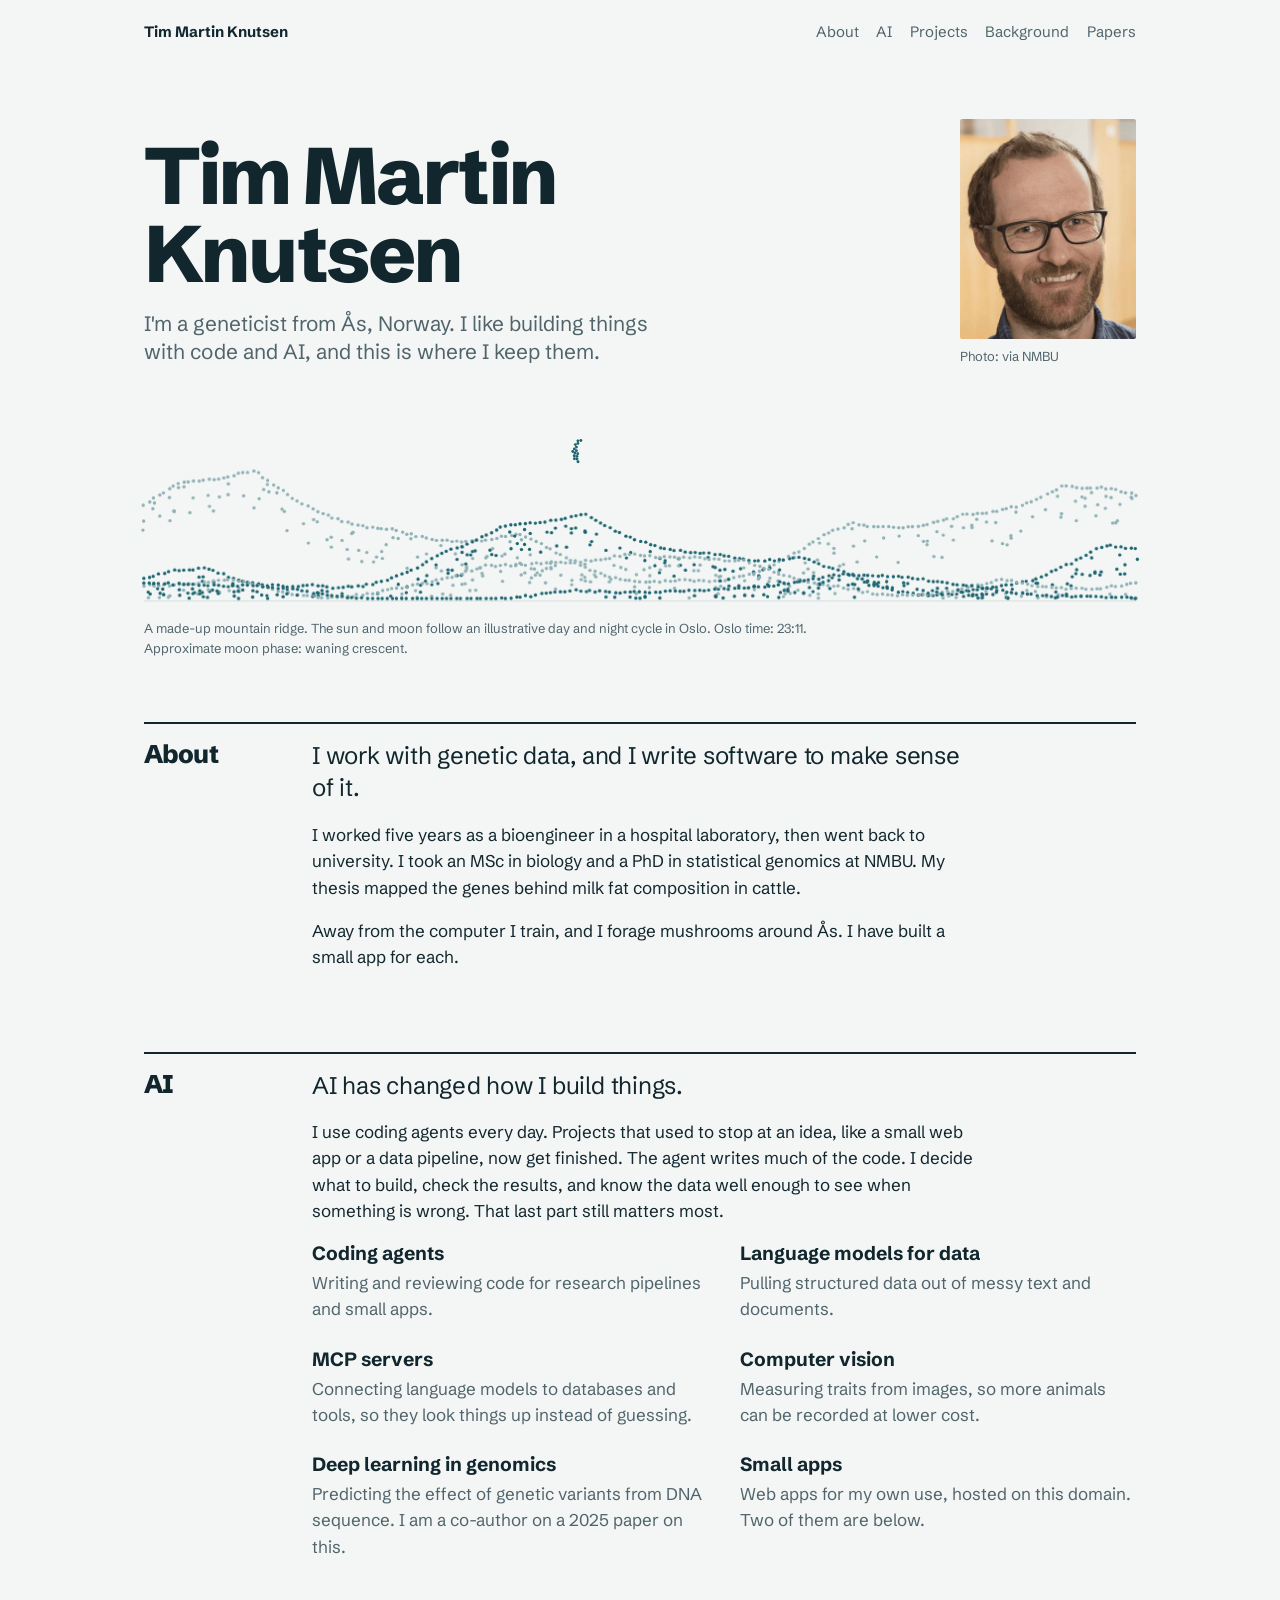
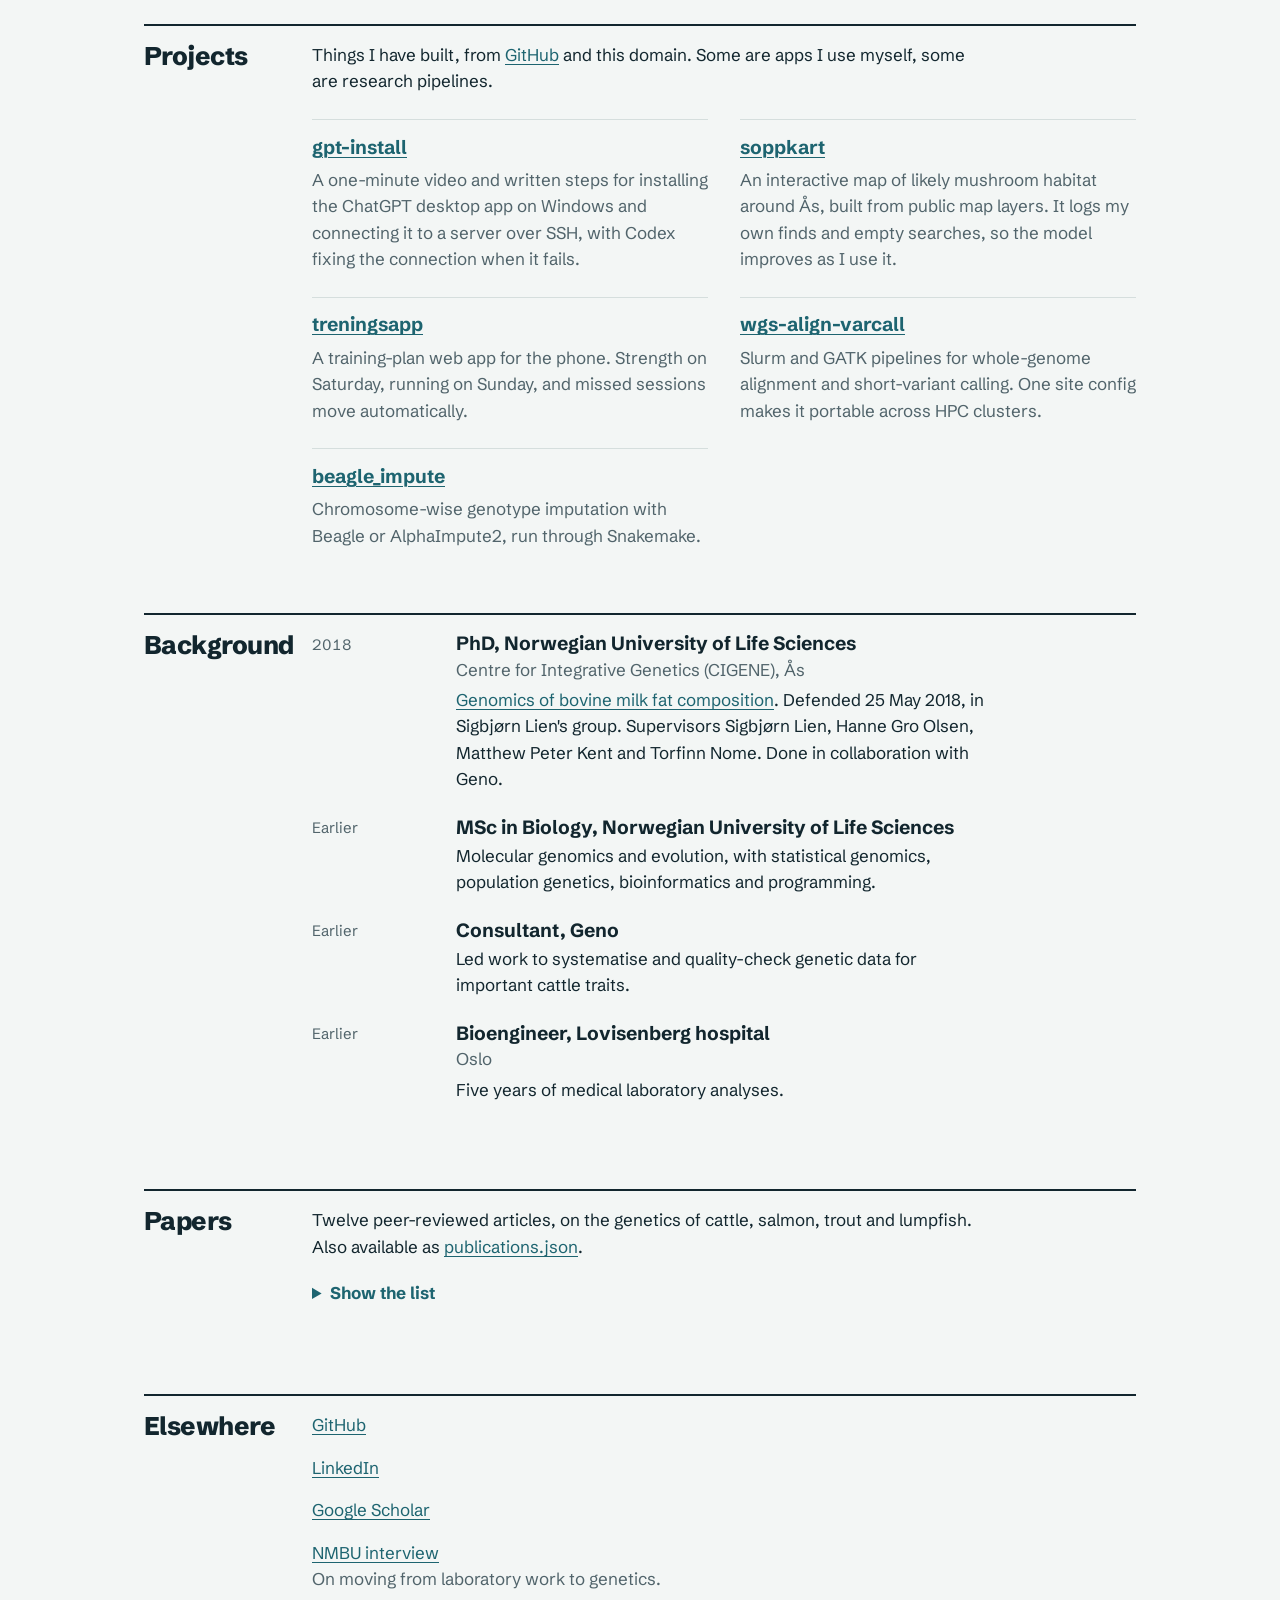
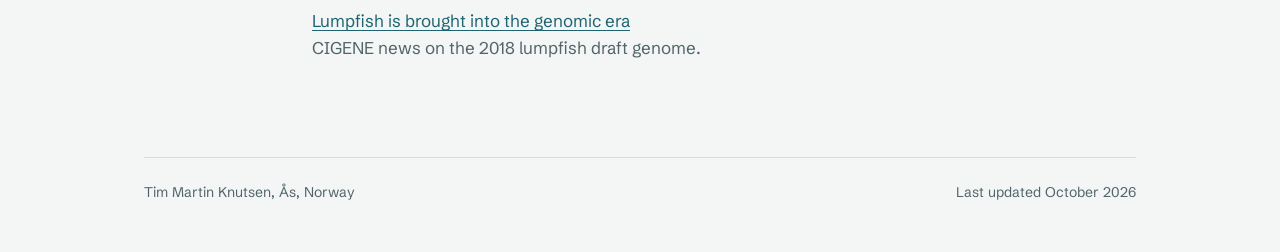
<file: index.html>
<!doctype html>
<html lang="en">
  <head>
    <meta charset="utf-8">
    <meta name="viewport" content="width=device-width, initial-scale=1">
    <title>Tim Martin Knutsen</title>
    <meta name="description" content="Personal site of Tim Martin Knutsen, a geneticist in Ås, Norway. The AI tools, small apps and research code he builds, and where he studied.">
    <meta name="author" content="Tim Martin Knutsen">
    <link rel="canonical" href="https://timknutsen.no/">
    <meta property="og:title" content="Tim Martin Knutsen">
    <meta property="og:description" content="A geneticist who builds things with code and AI.">
    <meta property="og:image" content="https://timknutsen.no/assets/tim-profile.png">
    <meta property="og:url" content="https://timknutsen.no/">
    <meta property="og:type" content="profile">
    <meta property="og:locale" content="en_GB">
    <meta name="twitter:card" content="summary">
    <meta name="theme-color" content="#f3f6f5" media="(prefers-color-scheme: light)">
    <meta name="theme-color" content="#0f1d23" media="(prefers-color-scheme: dark)">
    <link rel="icon" href="favicon.svg" type="image/svg+xml">
    <link rel="preconnect" href="https://fonts.googleapis.com">
    <link rel="preconnect" href="https://fonts.gstatic.com" crossorigin>
    <link href="https://fonts.googleapis.com/css2?family=Schibsted+Grotesk:ital,wght@0,400..900;1,400..900&display=swap" rel="stylesheet">
    <link rel="stylesheet" href="styles.css">
    <script type="application/ld+json">
    {
      "@context": "https://schema.org",
      "@type": "Person",
      "name": "Tim Martin Knutsen",
      "url": "https://timknutsen.no/",
      "image": "https://timknutsen.no/assets/tim-profile.png",
      "address": { "@type": "PostalAddress", "addressLocality": "Ås", "addressCountry": "NO" },
      "alumniOf": { "@type": "CollegeOrUniversity", "name": "Norwegian University of Life Sciences" },
      "knowsAbout": [
        "Genetics",
        "Genome-wide association studies",
        "Bioinformatics pipelines",
        "Computer vision",
        "Large language models",
        "Coding agents"
      ],
      "sameAs": [
        "https://github.com/timknutsen",
        "https://www.linkedin.com/in/tim-knutsen-02567871",
        "https://loop.frontiersin.org/people/870625"
      ]
    }
    </script>
  </head>
  <body>
    <a class="skip" href="#main">Skip to content</a>
    <div class="wrap">
      <header class="topbar">
        <a class="home" href="#top">Tim Martin Knutsen</a>
        <nav aria-label="Sections">
          <ul>
            <li><a href="#about">About</a></li>
            <li><a href="#ai">AI</a></li>
            <li><a href="#projects">Projects</a></li>
            <li><a href="#background">Background</a></li>
            <li><a href="#papers">Papers</a></li>
          </ul>
        </nav>
      </header>

      <main id="main">
        <div class="hero" id="top">
          <div class="hero-grid">
            <div>
              <h1>Tim Martin<br>Knutsen</h1>
              <p class="role">
                I'm a geneticist from Ås, Norway. I like building things with code and AI,
                and this is where I keep them.
              </p>
            </div>
            <figure class="portrait">
              <img src="assets/tim-profile.png" alt="Portrait of Tim Martin Knutsen" width="280" height="350" decoding="async" fetchpriority="high">
              <figcaption>Photo: via NMBU</figcaption>
            </figure>
          </div>

          <figure class="ridge" id="ridge">
            <svg viewBox="0 0 1000 200" role="img" aria-label="A made-up mountain ridge drawn with dots."></svg>
            <figcaption>
              A made-up mountain ridge. The sun and moon follow an illustrative day and
              night cycle in Oslo. <span id="sky-status">The moon phase is approximate.</span>
            </figcaption>
          </figure>
        </div>

        <section id="about" aria-labelledby="about-h">
          <div class="section-head">
            <h2 id="about-h">About</h2>
            <div class="section-body">
              <p class="lede">
                I work with genetic data, and I write software to make sense of it.
              </p>
              <p>
                I worked five years as a bioengineer in a hospital laboratory, then went back
                to university. I took an MSc in biology and a PhD in statistical genomics at
                NMBU. My thesis mapped the genes behind milk fat composition in cattle.
              </p>
              <p>
                Away from the computer I train, and I forage mushrooms around Ås. I have built
                a small app for each.
              </p>
            </div>
          </div>
        </section>

        <section id="ai" aria-labelledby="ai-h">
          <div class="section-head">
            <h2 id="ai-h">AI</h2>
            <div class="section-body">
              <p class="lede">
                AI has changed how I build things.
              </p>
              <p>
                I use coding agents every day. Projects that used to stop at an idea, like a
                small web app or a data pipeline, now get finished. The agent writes much of
                the code. I decide what to build, check the results, and know the data well
                enough to see when something is wrong. That last part still matters most.
              </p>
              <ul class="areas">
                <li>
                  <h3>Coding agents</h3>
                  <p>Writing and reviewing code for research pipelines and small apps.</p>
                </li>
                <li>
                  <h3>Language models for data</h3>
                  <p>Pulling structured data out of messy text and documents.</p>
                </li>
                <li>
                  <h3>MCP servers</h3>
                  <p>Connecting language models to databases and tools, so they look things up instead of guessing.</p>
                </li>
                <li>
                  <h3>Computer vision</h3>
                  <p>Measuring traits from images, so more animals can be recorded at lower cost.</p>
                </li>
                <li>
                  <h3>Deep learning in genomics</h3>
                  <p>Predicting the effect of genetic variants from DNA sequence. I am a co-author on a 2025 paper on this.</p>
                </li>
                <li>
                  <h3>Small apps</h3>
                  <p>Web apps for my own use, hosted on this domain. Two of them are below.</p>
                </li>
              </ul>
            </div>
          </div>
        </section>

        <section id="projects" aria-labelledby="projects-h">
          <div class="section-head">
            <h2 id="projects-h">Projects</h2>
            <div class="section-body">
              <p>
                Things I have built, from <a href="https://github.com/timknutsen">GitHub</a>
                and this domain. Some are apps I use myself, some are research pipelines.
              </p>
              <ul class="projects">
                <li>
                  <a class="name" href="https://timknutsen.no/gpt-install/">gpt-install</a>
                  <p>A one-minute video and written steps for installing the ChatGPT desktop app on Windows and connecting it to a server over SSH, with Codex fixing the connection when it fails.</p>
                </li>
                <li>
                  <a class="name" href="https://timknutsen.no/soppkart/">soppkart</a>
                  <p>An interactive map of likely mushroom habitat around Ås, built from public map layers. It logs my own finds and empty searches, so the model improves as I use it.</p>
                </li>
                <li>
                  <a class="name" href="https://timknutsen.no/treningsapp/">treningsapp</a>
                  <p>A training-plan web app for the phone. Strength on Saturday, running on Sunday, and missed sessions move automatically.</p>
                </li>
                <li>
                  <a class="name" href="https://github.com/timknutsen/wgs-align-varcall">wgs-align-varcall</a>
                  <p>Slurm and GATK pipelines for whole-genome alignment and short-variant calling. One site config makes it portable across HPC clusters.</p>
                </li>
                <li>
                  <a class="name" href="https://github.com/timknutsen/beagle_impute">beagle_impute</a>
                  <p>Chromosome-wise genotype imputation with Beagle or AlphaImpute2, run through Snakemake.</p>
                </li>
              </ul>
            </div>
          </div>
        </section>

        <section id="background" aria-labelledby="background-h">
          <div class="section-head">
            <h2 id="background-h">Background</h2>
            <div class="section-body">
              <ol class="timeline">
                <li>
                  <span class="when">2018</span>
                  <div>
                    <h3>PhD, Norwegian University of Life Sciences</h3>
                    <p class="where">Centre for Integrative Genetics (CIGENE), Ås</p>
                    <p>
                      <a href="https://hdl.handle.net/11250/2648419">Genomics of bovine milk fat composition</a>.
                      Defended 25 May 2018, in Sigbjørn Lien's group. Supervisors Sigbjørn Lien,
                      Hanne Gro Olsen, Matthew Peter Kent and Torfinn Nome. Done in
                      collaboration with Geno.
                    </p>
                  </div>
                </li>
                <li>
                  <span class="when">Earlier</span>
                  <div>
                    <h3>MSc in Biology, Norwegian University of Life Sciences</h3>
                    <p>
                      Molecular genomics and evolution, with statistical genomics,
                      population genetics, bioinformatics and programming.
                    </p>
                  </div>
                </li>
                <li>
                  <span class="when">Earlier</span>
                  <div>
                    <h3>Consultant, Geno</h3>
                    <p>
                      Led work to systematise and quality-check genetic data for important
                      cattle traits.
                    </p>
                  </div>
                </li>
                <li>
                  <span class="when">Earlier</span>
                  <div>
                    <h3>Bioengineer, Lovisenberg hospital</h3>
                    <p class="where">Oslo</p>
                    <p>Five years of medical laboratory analyses.</p>
                  </div>
                </li>
              </ol>
            </div>
          </div>
        </section>

        <section id="papers" aria-labelledby="papers-h">
          <div class="section-head">
            <h2 id="papers-h">Papers</h2>
            <div class="section-body">
              <p>
                Twelve peer-reviewed articles, on the genetics of cattle, salmon, trout and
                lumpfish. Also available as <a href="publications.json">publications.json</a>.
              </p>
              <details class="more">
                <summary>Show the list</summary>
                <ol class="pubs" reversed>
                  <li>
                    <span class="when">2026</span>
                    <span>
                      <span class="title"><a href="https://doi.org/10.1016/j.aquaculture.2025.743143">Phenotypic sex determines recombination rate and distribution in sex-reversed rainbow trout (<i>Oncorhynchus mykiss</i>)</a></span>
                      <span class="meta">Brekke C, <span class="me">Knutsen TM</span>. Aquaculture.</span>
                    </span>
                  </li>
                  <li>
                    <span class="when">2025</span>
                    <span>
                      <span class="title"><a href="https://doi.org/10.1093/nargab/lqaf139">Sequence-based chromatin activity modeling and regulatory impact prediction of genetic variants in farmed animals using deep learning</a></span>
                      <span class="meta">Nguyen DT, <span class="me">Knutsen TM</span>, Sandve SR, Lien S, Grønvold L. NAR Genomics and Bioinformatics 7(4): lqaf139.</span>
                    </span>
                  </li>
                  <li>
                    <span class="when">2025</span>
                    <span>
                      <span class="title"><a href="https://doi.org/10.1186/s12864-025-11735-2">Dissecting the genetic basis of response to salmonid alphavirus in Atlantic salmon</a></span>
                      <span class="meta">Manousi D, Jaskula DM, …, <span class="me">Knutsen TM</span>, …, Lien S. BMC Genomics 26: 657.</span>
                    </span>
                  </li>
                  <li>
                    <span class="when">2024</span>
                    <span>
                      <span class="title"><a href="https://doi.org/10.1093/icesjms/fsae057">Trans-Atlantic genomic differentiation and parallel environmental and allelic variation in lumpfish (<i>Cyclopterus lumpus</i>)</a></span>
                      <span class="meta">Langille BL, Kess T, …, <span class="me">Knutsen TM</span>, …, Bradbury IR. ICES Journal of Marine Science 81(6): 1025.</span>
                    </span>
                  </li>
                  <li>
                    <span class="when">2023</span>
                    <span>
                      <span class="title"><a href="https://doi.org/10.1038/s41598-023-47208-3">Genetic architecture of individual meiotic crossover rate and distribution in Atlantic salmon</a></span>
                      <span class="meta">Brekke C, Johnston SE, <span class="me">Knutsen TM</span>, Berg P. Scientific Reports 13: 20481.</span>
                    </span>
                  </li>
                  <li>
                    <span class="when">2023</span>
                    <span>
                      <span class="title"><a href="https://doi.org/10.1111/eva.13590">Fine-scale environmentally associated spatial structure of lumpfish (<i>Cyclopterus lumpus</i>) across the Northwest Atlantic</a></span>
                      <span class="meta">Langille BL, Kess T, …, <span class="me">Knutsen TM</span>, …, Bradbury IR. Evolutionary Applications 16(9): 1619-1636.</span>
                    </span>
                  </li>
                  <li>
                    <span class="when">2022</span>
                    <span>
                      <span class="title"><a href="https://doi.org/10.1186/s12711-022-00731-9">Genetic variants associated with two major bovine milk fatty acids offer opportunities to breed for altered milk fat composition</a></span>
                      <span class="meta"><span class="me">Knutsen TM</span>, Olsen HG, Ketto IA, …, Lien S. Genetics Selection Evolution 54: 35.</span>
                    </span>
                  </li>
                  <li>
                    <span class="when">2022</span>
                    <span>
                      <span class="title"><a href="https://doi.org/10.1111/1755-0998.13565">Reference genome of lumpfish <i>Cyclopterus lumpus</i> Linnaeus provides evidence of male heterogametic sex determination through the AMH pathway</a></span>
                      <span class="meta">Holborn MK, Einfeldt AL, …, <span class="me">Knutsen TM</span>, …, Bradbury IR. Molecular Ecology Resources 22(4): 1427-1439.</span>
                    </span>
                  </li>
                  <li>
                    <span class="when">2020</span>
                    <span>
                      <span class="title"><a href="https://doi.org/10.3389/fimmu.2020.00502">Interleukin-1 ligands and receptors in lumpfish (<i>Cyclopterus lumpus</i> L.): molecular characterization, phylogeny, gene expression, and transcriptome analyses</a></span>
                      <span class="meta">Eggestøl HØ, Lunde HS, <span class="me">Knutsen TM</span>, Haugland GT. Frontiers in Immunology 11: 502.</span>
                    </span>
                  </li>
                  <li>
                    <span class="when">2018</span>
                    <span>
                      <span class="title"><a href="https://doi.org/10.1038/s41598-018-20476-0">Unravelling genetic variation underlying de novo-synthesis of bovine milk fatty acids</a></span>
                      <span class="meta"><span class="me">Knutsen TM</span>, Olsen HG, Tafintseva V, Svendsen M, Kohler A, Kent MP, Lien S. Scientific Reports 8: 2179.</span>
                    </span>
                  </li>
                  <li>
                    <span class="when">2017</span>
                    <span>
                      <span class="title"><a href="https://doi.org/10.1186/s12711-017-0294-5">Genome-wide association mapping for milk fat composition and fine mapping of a QTL for de novo synthesis of milk fatty acids on bovine chromosome 13</a></span>
                      <span class="meta">Olsen HG, <span class="me">Knutsen TM</span>, Kohler A, …, Lien S. Genetics Selection Evolution 49: 20.</span>
                    </span>
                  </li>
                  <li>
                    <span class="when">2016</span>
                    <span>
                      <span class="title"><a href="https://doi.org/10.1186/s12711-016-0257-2">Fine mapping of a QTL on bovine chromosome 6 using imputed full sequence data suggests a key role for the group-specific component (GC) gene in clinical mastitis and milk production</a></span>
                      <span class="meta">Olsen HG, <span class="me">Knutsen TM</span>, Lewandowska-Sabat AM, …, Lien S. Genetics Selection Evolution 48: 79.</span>
                    </span>
                  </li>
                </ol>

                <p class="sub">Data</p>
                <ol class="pubs">
                  <li>
                    <span class="when">2018</span>
                    <span>
                      <span class="title"><a href="https://doi.org/10.6084/m9.figshare.7301546">Lumpfish (<i>Cyclopterus lumpus</i>) draft genome assembly</a></span>
                      <span class="meta"><span class="me">Knutsen TM</span>, Kirubakaran TG, Mommens M, Moen T. Figshare.</span>
                    </span>
                  </li>
                </ol>

                <p class="sub">Conference</p>
                <ol class="pubs">
                  <li>
                    <span class="when">2022</span>
                    <span>
                      <span class="title"><a href="https://was.org/Meeting/Program/PaperDetail/159377">Distinct spatial genomic structure of lumpfish Cyclopterus lumpus across the Northwest Atlantic</a></span>
                      <span class="meta">Langille BL, Kess T, … <span class="me">Knutsen TM</span>, … Bradbury IR. Aquaculture Canada and WAS North America, St. John's.</span>
                    </span>
                  </li>
                </ol>
              </details>
            </div>
          </div>
        </section>

        <section id="links" aria-labelledby="links-h">
          <div class="section-head">
            <h2 id="links-h">Elsewhere</h2>
            <div class="section-body">
              <ul class="plain">
                <li>
                  <a href="https://github.com/timknutsen">GitHub</a>
                </li>
                <li>
                  <a href="https://www.linkedin.com/in/tim-knutsen-02567871">LinkedIn</a>
                </li>
                <li>
                  <a href="https://scholar.google.com/scholar?q=Tim+Martin+Knutsen">Google Scholar</a>
                </li>
                <li>
                  <a href="https://www.nmbu.no/studier/baerekraftig-akvakultur-skaper-spennende-jobber">NMBU interview</a>
                  <span>On moving from laboratory work to genetics.</span>
                </li>
                <li>
                  <a href="https://cigene.no/news/the-genome-assembly-from-lumpfish-has-been-made-available/">Lumpfish is brought into the genomic era</a>
                  <span>CIGENE news on the 2018 lumpfish draft genome.</span>
                </li>
              </ul>
            </div>
          </div>
        </section>
      </main>

      <footer>
        <p>Tim Martin Knutsen, Ås, Norway</p>
        <p>Last updated October 2026</p>
      </footer>
    </div>

    <script>
      (function () {
        var svg = document.querySelector('#ridge svg');
        if (!svg) return;
        var ns = 'http://www.w3.org/2000/svg';
        var reduce = window.matchMedia('(prefers-reduced-motion: reduce)').matches;
        var W = 1000, floor = 190, step = 5;
        var seed = 20171;
        function rnd() { seed = (seed * 16807) % 2147483647; return (seed - 1) / 2147483646; }
        function el(name, attrs) {
          var e = document.createElementNS(ns, name);
          for (var k in attrs) e.setAttribute(k, attrs[k]);
          return e;
        }
        function dot(x, y, cls, delay) {
          var d = el('circle', { class: cls, cx: x.toFixed(1), cy: y.toFixed(1), r: cls.indexOf('hit') > -1 ? 2.3 : 1.7 });
          if (!reduce) d.style.animationDelay = delay + 'ms';
          svg.appendChild(d);
        }
        svg.appendChild(el('line', { class: 'axis', x1: 0, x2: W, y1: floor + 2.5, y2: floor + 2.5 }));

        var sky = el('g', { class: 'sky' });
        svg.appendChild(sky);

        function updateSky() {
          var now = new Date();
          var parts = new Intl.DateTimeFormat('en-GB', {
            timeZone: 'Europe/Oslo', hour: '2-digit', minute: '2-digit', hourCycle: 'h23'
          }).formatToParts(now);
          var hour = Number(parts.find(function (p) { return p.type === 'hour'; }).value);
          var minute = Number(parts.find(function (p) { return p.type === 'minute'; }).value);
          var time = hour + minute / 60;
          var daytime = time >= 6 && time < 18;
          var progress = daytime ? (time - 6) / 12 : ((time + 6) % 24) / 12;
          var cx = 100 + 800 * progress;
          var cy = 125 - 85 * Math.sin(Math.PI * progress);
          var phase = (((now.getTime() - Date.UTC(2000, 0, 6, 18, 14)) / 86400000 / 29.530588853) % 1 + 1) % 1;
          var phaseName = phase < 0.0625 || phase >= 0.9375 ? 'new moon' :
            phase < 0.1875 ? 'waxing crescent' : phase < 0.3125 ? 'first quarter' :
            phase < 0.4375 ? 'waxing gibbous' : phase < 0.5625 ? 'full moon' :
            phase < 0.6875 ? 'waning gibbous' : phase < 0.8125 ? 'last quarter' : 'waning crescent';
          document.getElementById('sky-status').textContent = 'Oslo time: ' +
            String(hour).padStart(2, '0') + ':' + String(minute).padStart(2, '0') +
            '. Approximate moon phase: ' + phaseName + '.';
          svg.setAttribute('aria-label', 'A made-up mountain ridge drawn with dots, with ' +
            (daytime ? 'the sun' : 'the moon (' + phaseName + ')') + ' above it.');
          while (sky.firstChild) sky.removeChild(sky.firstChild);
          for (var n = 0; n < 80; n++) {
            var r = 14 * Math.sqrt((n + 0.5) / 80), a = n * 2.39996;
            var dx = r * Math.cos(a), dy = r * Math.sin(a);
            var edge = Math.sqrt(Math.max(0, 196 - dy * dy));
            var lit = phase <= 0.5 ? dx >= Math.cos(2 * Math.PI * phase) * edge :
              dx <= -Math.cos(2 * Math.PI * phase) * edge;
            if (daytime || lit) sky.appendChild(el('circle', {
              class: daytime ? 'sun-dot' : 'moon-dot', cx: (cx + dx).toFixed(1),
              cy: (cy + dy).toFixed(1), r: 1.45
            }));
          }
        }
        updateSky();
        setInterval(updateSky, 60000);
        document.addEventListener('visibilitychange', function () {
          if (!document.hidden) updateSky();
        });
        // Four ridges, far to near. Each is a few sine waves with random phases.
        var layers = [
          { mid: 108, amp: 70, depth: 34, soft: true },
          { mid: 136, amp: 52, depth: 26, soft: false },
          { mid: 158, amp: 32, depth: 18, soft: true },
          { mid: 177, amp: 16, depth: 10, soft: false }
        ];
        layers.forEach(function (L, k) {
          var f = [1.1 + rnd() * 0.8, 2.6 + rnd() * 1.4, 6.0 + rnd() * 3.0];
          var ph = [rnd() * 6.28, rnd() * 6.28, rnd() * 6.28];
          var wt = [0.7, 0.25, 0.05];
          for (var x = 0; x <= W; x += step) {
            var h = 0;
            for (var i = 0; i < 3; i++) h += wt[i] * (1 - 2 * Math.abs(Math.sin(x / W * 3.1416 * f[i] + ph[i])));
            var y = Math.min(floor, L.mid - L.amp * h + (rnd() - 0.5) * 2);
            var cls = 'dot' + (L.soft ? ' alt' : '');
            var delay = x * 1.1 + k * 140 + rnd() * 60;
            dot(x + (rnd() - 0.5) * 2, y, cls, delay);
            var extra = Math.floor(rnd() * 3);
            for (var j = 0; j < extra; j++) {
              var yy = y + 4 + rnd() * L.depth;
              if (yy < floor) dot(x + (rnd() - 0.5) * 3, yy, cls, delay + 60 + rnd() * 120);
            }
          }
        });

        if (!reduce) document.getElementById('ridge').classList.add('animate');
      })();
    </script>
  </body>
</html>
</file>
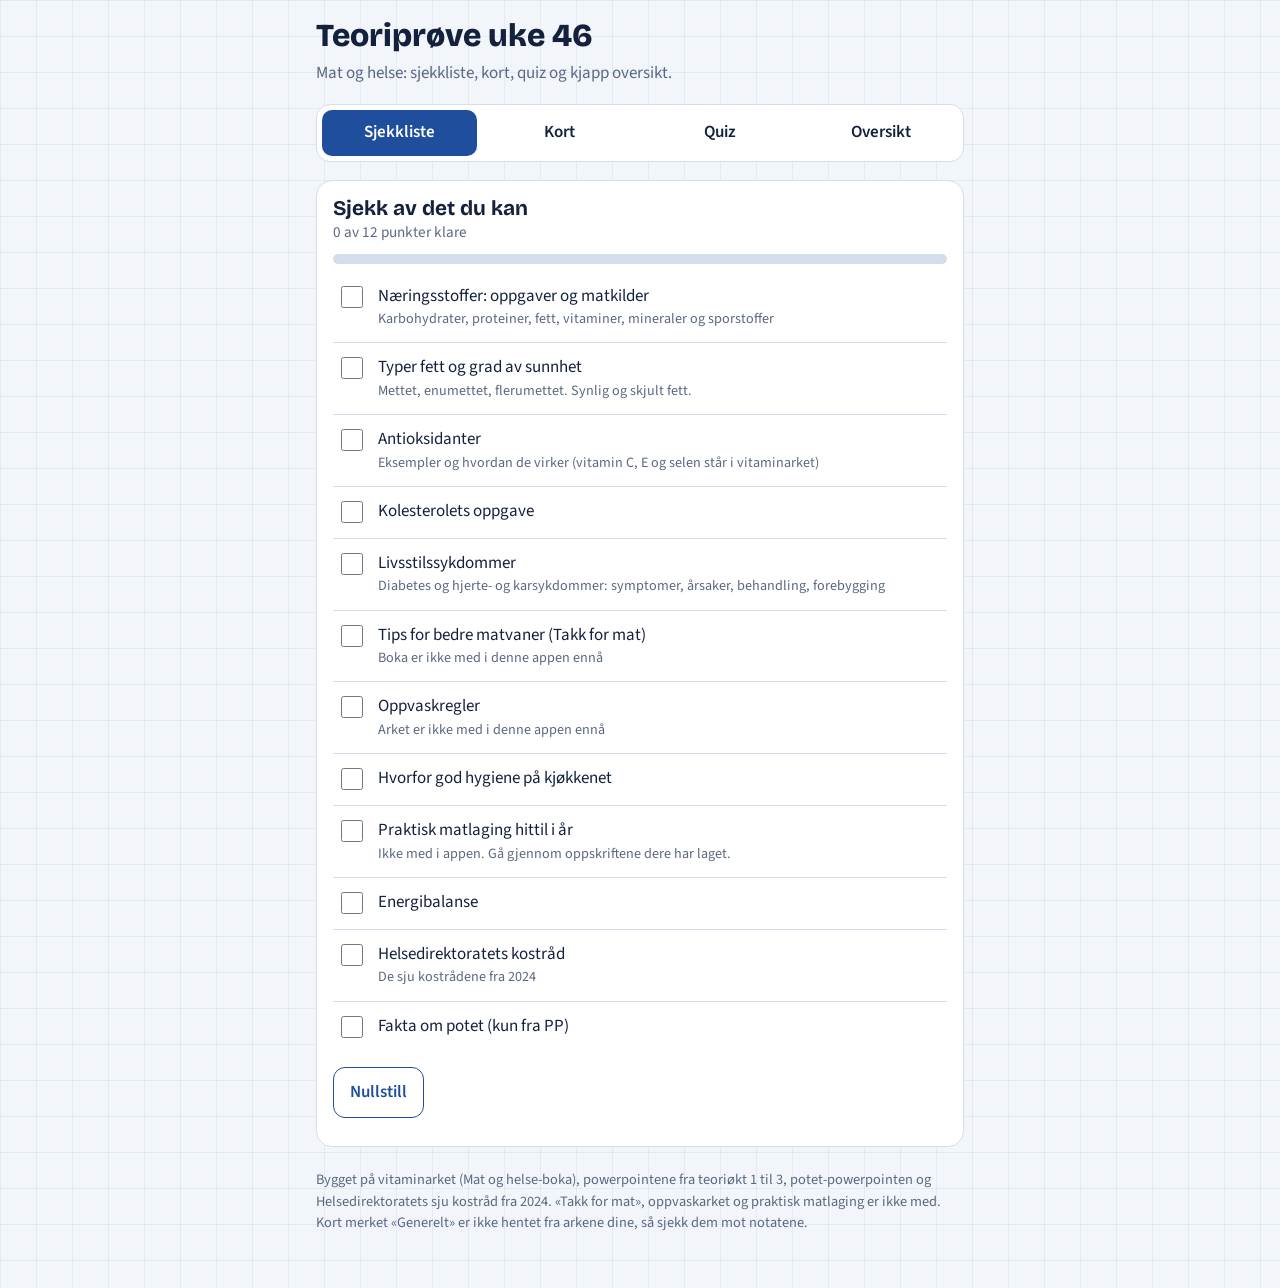
<file: teoriprove.html>
<!DOCTYPE html>
<html lang="nb">
<head>
<meta charset="utf-8">
<meta name="viewport" content="width=device-width, initial-scale=1, viewport-fit=cover">
<title>Øv til teoriprøve uke 46</title>
<link rel="stylesheet" href="https://fonts.googleapis.com/css2?family=Bricolage+Grotesque:wght@600;800&family=Source+Sans+3:wght@400;600&display=swap">
<style>
:root{
  box-sizing:border-box;
  padding-top:env(safe-area-inset-top,0px);
  padding-bottom:env(safe-area-inset-bottom,0px);
  --bg:#f2f6fa; --surface:#ffffff; --ink:#14213d; --muted:#5a6882; --line:#d3deea;
  --blue:#1f4e9c; --blue-ink:#ffffff; --lemon:#f3d34a; --lemon-ink:#3a2f00;
  --green:#2e7d4f; --green-bg:#e0f1e7; --red:#c63d3d; --red-bg:#f8e1e1;
  --tile:rgba(31,78,156,.07);
}
@media (prefers-color-scheme: dark){
  :root:not([data-theme="light"]){
    --bg:#0f1a2e; --surface:#182744; --ink:#e8eef8; --muted:#9db0cf; --line:#2c3f63;
    --blue:#7fa8ee; --blue-ink:#0f1a2e; --lemon:#f3d34a; --lemon-ink:#3a2f00;
    --green:#6fcf97; --green-bg:#1b3a2b; --red:#f08a8a; --red-bg:#40222a;
    --tile:rgba(127,168,238,.08);
  }
}
:root[data-theme="dark"]{
  --bg:#0f1a2e; --surface:#182744; --ink:#e8eef8; --muted:#9db0cf; --line:#2c3f63;
  --blue:#7fa8ee; --blue-ink:#0f1a2e; --green:#6fcf97; --green-bg:#1b3a2b; --red:#f08a8a; --red-bg:#40222a; --tile:rgba(127,168,238,.08);
}
html{scroll-padding-top:env(safe-area-inset-top,0px)}
*{box-sizing:border-box}
body{margin:0;background:var(--bg);color:var(--ink);font-family:"Source Sans 3",system-ui,-apple-system,"Segoe UI",sans-serif;font-size:17px;line-height:1.5;
  background-image:linear-gradient(var(--tile) 1px,transparent 1px),linear-gradient(90deg,var(--tile) 1px,transparent 1px);background-size:36px 36px}
h1,h2,h3{font-family:"Bricolage Grotesque","Trebuchet MS",system-ui,sans-serif;line-height:1.15;margin:0}
.wrap{max-width:680px;margin:0 auto;padding:18px 16px 40px}
header h1{font-size:2rem;font-weight:800}
header p{margin:6px 0 0;color:var(--muted)}
nav{display:flex;gap:6px;margin:18px 0;background:var(--surface);border:1px solid var(--line);border-radius:14px;padding:5px;position:sticky;top:env(safe-area-inset-top,0px);z-index:5}
nav button{flex:1;border:0;background:transparent;color:var(--ink);font:inherit;font-weight:600;padding:10px 4px;border-radius:10px;cursor:pointer}
nav button[aria-selected="true"]{background:var(--blue);color:var(--blue-ink)}
button:focus-visible,select:focus-visible,input:focus-visible{outline:3px solid var(--lemon);outline-offset:2px}
.panel{display:none}.panel.on{display:block}
.card{background:var(--surface);border:1px solid var(--line);border-radius:16px;padding:16px}
.bar{height:10px;background:var(--line);border-radius:6px;overflow:hidden;margin-top:10px}
.bar i{display:block;height:100%;width:0;background:var(--green);transition:width .3s}
.check{display:flex;gap:12px;align-items:flex-start;padding:12px 4px;border-bottom:1px solid var(--line);cursor:pointer}
.check:last-child{border-bottom:0}
.check input{width:22px;height:22px;margin-top:2px;accent-color:var(--green);flex:none}
.check span{flex:1}
.check small{display:block;color:var(--muted)}
.check .go{border:1px solid var(--line);background:transparent;color:var(--blue);border-radius:8px;padding:4px 10px;font:inherit;font-size:.85rem;cursor:pointer;flex:none}
.row{display:flex;gap:8px;flex-wrap:wrap;align-items:center;margin-bottom:12px}
select{font:inherit;padding:9px 10px;border-radius:10px;border:1px solid var(--line);background:var(--surface);color:var(--ink);max-width:100%}
.btn{font:inherit;font-weight:600;border:0;border-radius:12px;padding:12px 16px;cursor:pointer;background:var(--blue);color:var(--blue-ink)}
.btn.alt{background:transparent;color:var(--blue);border:1.5px solid var(--blue)}
.btn.good{background:var(--green);color:#fff}
.btn.bad{background:var(--red);color:#fff}
@media (prefers-color-scheme: dark){:root:not([data-theme="light"]) .btn.good,:root:not([data-theme="light"]) .btn.bad{color:#0f1a2e}}
.count{color:var(--muted);font-size:.95rem}
.flash{min-height:230px;display:flex;flex-direction:column;justify-content:center;border:2px solid var(--blue);border-radius:18px;background:var(--surface);padding:22px;cursor:pointer;text-align:left;width:100%;color:var(--ink);font:inherit}
.flash .tag{align-self:flex-start;background:var(--lemon);color:var(--lemon-ink);border-radius:8px;padding:2px 10px;font-size:.85rem;font-weight:600;margin-bottom:14px}
.flash .q{font-family:"Bricolage Grotesque","Trebuchet MS",system-ui,sans-serif;font-size:1.35rem;font-weight:600}
.flash .a{font-size:1.1rem}
.flash.back{background:var(--blue);border-color:var(--blue)}
.flash.back .a{color:var(--blue-ink)}
.flash.back .tag{background:var(--blue-ink);color:var(--blue)}
.flash .src{margin-top:14px;font-size:.85rem;opacity:.8}
.hint{color:var(--muted);font-size:.9rem;margin-top:12px}
.acts{display:flex;gap:10px;margin-top:14px}.acts .btn{flex:1}
.opt{display:block;width:100%;text-align:left;font:inherit;color:var(--ink);background:var(--surface);border:1.5px solid var(--line);border-radius:12px;padding:12px 14px;margin-top:10px;cursor:pointer}
.opt.ok{border-color:var(--green);background:var(--green-bg)}
.opt.no{border-color:var(--red);background:var(--red-bg)}
.opt:disabled{cursor:default;color:var(--ink)}
.expl{margin-top:14px;padding:12px 14px;border-left:5px solid var(--blue);background:var(--surface);border-radius:8px}
.q-title{font-family:"Bricolage Grotesque","Trebuchet MS",system-ui,sans-serif;font-size:1.3rem;font-weight:600;margin:6px 0 4px}
.big{font-family:"Bricolage Grotesque","Trebuchet MS",system-ui,sans-serif;font-size:3rem;font-weight:800;margin:6px 0}
.sheet h3{margin:22px 0 8px;font-size:1.2rem}
.sheet h3:first-child{margin-top:0}
.sheet table{width:100%;border-collapse:collapse;font-size:.95rem}
.sheet th,.sheet td{text-align:left;vertical-align:top;padding:8px 8px 8px 0;border-bottom:1px solid var(--line)}
.sheet th{font-weight:600;color:var(--blue)}
.sheet ul{margin:6px 0;padding-left:20px}
.scroll{overflow-x:auto}
.note{font-size:.9rem;color:var(--muted);margin-top:22px}
@media (prefers-reduced-motion:reduce){*{transition:none!important}}
</style>
</head>
<body>
<div class="wrap">
<header>
  <h1>Teoriprøve uke 46</h1>
  <p>Mat og helse: sjekkliste, kort, quiz og kjapp oversikt.</p>
</header>

<nav role="tablist" aria-label="Øvingsmoduser">
  <button role="tab" aria-selected="true" data-tab="sjekk">Sjekkliste</button>
  <button role="tab" aria-selected="false" data-tab="kort">Kort</button>
  <button role="tab" aria-selected="false" data-tab="quiz">Quiz</button>
  <button role="tab" aria-selected="false" data-tab="oversikt">Oversikt</button>
</nav>

<section class="panel on" id="sjekk">
  <div class="card">
    <h2 style="font-size:1.3rem">Sjekk av det du kan</h2>
    <div class="count" id="sjekkCount"></div>
    <div class="bar"><i id="sjekkBar"></i></div>
    <div id="sjekkList" style="margin-top:8px"></div>
    <div class="row" style="margin-top:14px"><button class="btn alt" id="sjekkReset">Nullstill</button></div>
  </div>
</section>

<section class="panel" id="kort">
  <div class="row">
    <label for="deck" class="count">Tema:</label>
    <select id="deck"></select>
  </div>
  <div class="count" id="kortCount"></div>
  <button class="flash" id="flash" aria-live="polite"></button>
  <div class="hint">Trykk på kortet for å snu det.</div>
  <div class="acts">
    <button class="btn bad" id="kBad">Kan ikke</button>
    <button class="btn good" id="kGood">Kan</button>
  </div>
  <div class="row" style="margin-top:14px">
    <button class="btn alt" id="kPrev">Forrige</button>
    <button class="btn alt" id="kNext">Neste</button>
    <button class="btn alt" id="kShuffle">Bland</button>
    <button class="btn alt" id="kOnlyWeak">Bare de jeg ikke kan</button>
  </div>
</section>

<section class="panel" id="quiz">
  <div id="quizBox"></div>
</section>

<section class="panel" id="oversikt">
  <div class="card sheet" id="sheet"></div>
</section>

<p class="note">Bygget på vitaminarket (Mat og helse-boka), powerpointene fra teoriøkt 1 til 3, potet-powerpointen og Helsedirektoratets sju kostråd fra 2024. «Takk for mat», oppvaskarket og praktisk matlaging er ikke med. Kort merket «Generelt» er ikke hentet fra arkene dine, så sjekk dem mot notatene.</p>
</div>

<script>
/* ---------- DATA ---------- */
var CHECKLIST = [
 ["Næringsstoffer: oppgaver og matkilder","Karbohydrater, proteiner, fett, vitaminer, mineraler og sporstoffer","Karbohydrater"],
 ["Typer fett og grad av sunnhet","Mettet, enumettet, flerumettet. Synlig og skjult fett.","Fett"],
 ["Antioksidanter","Eksempler og hvordan de virker (vitamin C, E og selen står i vitaminarket)","Antioksidanter"],
 ["Kolesterolets oppgave","","Kolesterol"],
 ["Livsstilssykdommer","Diabetes og hjerte- og karsykdommer: symptomer, årsaker, behandling, forebygging","Livsstil"],
 ["Tips for bedre matvaner (Takk for mat)","Boka er ikke med i denne appen ennå","Livsstil"],
 ["Oppvaskregler","Arket er ikke med i denne appen ennå","Hygiene og oppvask"],
 ["Hvorfor god hygiene på kjøkkenet","","Hygiene og oppvask"],
 ["Praktisk matlaging hittil i år","Ikke med i appen. Gå gjennom oppskriftene dere har laget.","Hygiene og oppvask"],
 ["Energibalanse","","Energi"],
 ["Helsedirektoratets kostråd","De sju kostrådene fra 2024","Kostråd"],
 ["Fakta om potet (kun fra PP)","","Potet"]
];

/* [tema, spørsmål, svar, kilde] */
var CARDS = [
 ["Energi","Hvor mange kcal gir 1 gram karbohydrat, protein og fett?","Karbohydrat 4 kcal, protein 4 kcal og fett 9 kcal. Det er dobbelt så mye energi i fett.","Teoriøkt 2"],
 ["Energi","Hvor mange kJ er 1 kcal?","1 kcal er 4,2 kJ.","Teoriøkt 2"],
 ["Energi","Hvilke tre næringsstoffer gir energi?","Karbohydrat, fett og protein.","Teoriøkt 2"],
 ["Energi","Hvor mye energi trenger gutter og jenter mellom 14 og 17 år per dag?","Gutter ca. 2900 kcal (12 300 kJ). Jenter ca. 2300 kcal (9600 kJ).","Teoriøkt 2"],
 ["Energi","Hva er energibalanse?","Energien du får i deg fra mat og drikke er like stor som energien kroppen bruker. Da holder vekten seg stabil.","Generelt (PP har ikke svaret)"],
 ["Energi","Hva skjer hvis du spiser mer energi enn du bruker, over tid?","Overskuddet lagres som fett, og vekten går opp.","Generelt"],
 ["Energi","Hva skjer med blodsukkeret ved mye tomme kalorier og sukkerholdige varer?","Blodsukkeret blir ustabilt og svingende.","Teoriøkt 2"],
 ["Energi","Hvor stor del av energien i kostholdet bør komme fra fett?","25 til 35 prosent.","Teoriøkt 2"],

 ["Karbohydrater","Hvilke tre typer karbohydrater finnes?","Stivelse, kostfiber og sukkerarter.","Teoriøkt 2"],
 ["Karbohydrater","Hva er stivelse?","Lange sukkerkjeder av glukose. Finnes i grove kornblandinger, grovt brød, ris, pasta og poteter. Disse bør danne grunnlaget i kosten.","Teoriøkt 2"],
 ["Karbohydrater","Hva er kostfiber, og hva gjør det?","Lange sukkerkjeder av glukose som hjelper fordøyelsen ved å trekke vann i tarmen, så vi slipper forstoppelse.","Teoriøkt 2"],
 ["Karbohydrater","Hvorfor er fiber bra?","Hindrer forstoppelse, er «feiekost» i tykktarmen som feier bort gamle rester som kan utvikle seg til kreft, gir god metthetsfølelse og er bra for tennene.","Teoriøkt 2"],
 ["Karbohydrater","Hva er sukkerarter?","Korte sukkerkjeder av glukose som smaker søtt, for eksempel bordsukker.","Teoriøkt 2"],
 ["Karbohydrater","Hva menes med «tomme kalorier»?","Energi uten andre næringsstoffer, kun sukker. Begrens godteri, kaker, brus og saft.","Teoriøkt 2"],

 ["Protein","Hvor mange aminosyrer består proteiner av?","20 forskjellige aminosyrer. De kan sammenlignes med togvogner.","Teoriøkt 2"],
 ["Protein","Hva er den beste proteinkilden, og hvorfor?","Egg. Det inneholder alle 20 aminosyrene.","Teoriøkt 2"],
 ["Protein","Nevn gode proteinkilder.","Egg, kjøtt, ost, melk, bønner og erter. Også fisk, fugl og soya.","Teoriøkt 2"],
 ["Protein","Hva betyr at et protein er fullverdig?","Kilden inneholder alle aminosyrene kroppen trenger. Fullverdige: meieriprodukter, kjøtt, fisk og fugl, egg og soya.","Teoriøkt 2"],
 ["Protein","Hvilke proteinkilder er ikke fullverdige?","Kornprodukter, belgfrukter, nøtter og frø. Kombiner dem for å få alle aminosyrene.","Teoriøkt 2"],

 ["Fett","Fett er den mest konsentrerte energikilden. Hva betyr det?","1 gram fett gir mye energi og tar lite plass i magen (9 kcal per gram).","Teoriøkt 2"],
 ["Fett","Hva kjennetegner mettet fett, og hvor finnes det?","Usunt, hardt i kjøleskapet. Ost, melk, smør og gris.","Teoriøkt 2"],
 ["Fett","Hva kjennetegner enumettet fett, og hvor finnes det?","Litt mer sunt, mykt i kjøleskapet. Fisk, oliven og myk plantemargarin.","Teoriøkt 2"],
 ["Fett","Hva kjennetegner flerumettet fett, og hvor finnes det?","Best, inneholder omega-3, flytende i kjøleskapet. Fet fisk, nøtter, solsikkeolje og soyaolje.","Teoriøkt 2"],
 ["Fett","Gi eksempler på synlig fett.","Smør, stripene i baconet, fettprikkene på salamipølsen og fettranden på koteletten.","Teoriøkt 2"],
 ["Fett","Gi eksempler på skjult fett.","Ost, pølser, potetchips, iskrem, sjokolade, kjøttdeig og nøtter.","Teoriøkt 2"],
 ["Fett","Hva er det essensielle fettet?","Omega-3 og omega-6. De er byggesteiner i hinnene rundt cellene. Kroppen kan ikke lage dem selv, så vi må få dem gjennom maten.","Teoriøkt 2"],
 ["Fett","Hvor finner vi essensielle fettsyrer?","Tran, fet fisk, linfrø, valnøtter og soya.","Teoriøkt 2"],

 ["Kolesterol","Hva er kolesterol, og hva er oppgaven?","Et fettstoff kroppen produserer selv. Det har en ende som binder seg til vann (blod) og en som binder seg til fett, så fett fra kosten kan blandes med blodet og fraktes rundt i kroppen.","Teoriøkt 2"],
 ["Kolesterol","Hvorfor er for mye kolesterol ikke bra?","Det avleires fett på innsiden av årene. Årene kan tettes, noe som kan gi blodpropp, høyt blodtrykk og hjerte- og karsykdommer.","Teoriøkt 2 og 3"],
 ["Kolesterol","Hva får kolesterolet til å øke?","Mye mettet fett. Kroppen må produsere mye kolesterol for å frakte det.","Teoriøkt 2"],
 ["Kolesterol","Hvilke fettvalg er bra for hjertet?","Mager kost med umettet fett fra fet fisk, oliven og myke plantemargariner.","Teoriøkt 2"],

 ["Vitaminer","Hva betyr ordet vitamin, og kan kroppen lage dem selv?","«Vita» betyr liv. Kroppen kan ikke lage vitaminer, så de må tilføres gjennom mat og drikke.","Vitaminark (Mat og helse-boka)"],
 ["Vitaminer","Hvilke vitaminer er fettløselige, og hva skjer med dem i kroppen?","A, D, E og K. De finnes i mat med fett og lagres i kroppens fettvev.","Vitaminark"],
 ["Vitaminer","Hvilke vitaminer er vannløselige, og hva skjer med overskuddet?","Vitamin C og B-vitaminene. De kan ikke lagres. Det du ikke trenger skilles ut med urinen.","Vitaminark"],
 ["Vitaminer","Vitamin A: oppgaver og kilder?","Normal celledeling, normalt syn, hud og slimhinner. Kilder: leverpostei, smør/margarin, tran og sterkt fargede grønnsaker.","Vitaminark"],
 ["Vitaminer","Vitamin D: oppgaver og kilder?","Riktig mengde kalsium i blodet, øker opptaket av kalsium fra tarmen og lagrer kalsium i skjelettet. Kilder: fet fisk, smør/margarin og tran.","Vitaminark"],
 ["Vitaminer","Vitamin E: oppgaver og kilder?","Beskytter cellene mot skadelige stoffer (antioksidant) og holder hjertet og blodårene friske. Kilder: planteoljer, nøtter, tran, havre, fet fisk og margarin.","Vitaminark"],
 ["Vitaminer","Vitamin K: oppgaver og kilder?","Gjør at blodet koagulerer så sår kan danne skorper, styrker skjelettet og holder hjerte og blodårer friske. Kilder: mørkegrønne bladgrønnsaker, leverpostei og belgvekster.","Vitaminark"],
 ["Vitaminer","B-vitaminer: oppgaver og kilder?","Samarbeider om flere viktige oppgaver: bygge opp cellene, skaffe cellene energi. Finnes i nesten alle matvarer.","Vitaminark"],
 ["Vitaminer","Vitamin C: oppgaver og kilder?","Beskytter cellene mot skadelige stoffer (antioksidant), hjelper til med opptak av jern fra planter og danner bindevev i hud og skjelett. Kilder: frukt, bær, grønnsaker, poteter og juice.","Vitaminark"],

 ["Mineraler","Hvor mye av kroppsvekten utgjør mineraler?","Mindre enn 4 prosent, men de er helt nødvendige.","Vitaminark"],
 ["Mineraler","Forskjellen på mineraler og sporstoffer?","Sporstoffer er også mineraler, men det finnes bare «spor» av dem i kroppen. Eksempler: jern, jod, sink, selen og fluor.","Vitaminark"],
 ["Mineraler","Kalsium: oppgaver og kilder?","Gjør skjelettet og tennene harde, lar nerveceller sende beskjeder, lar musklene trekke seg sammen, viktig for blodtrykket. Kilder: melk og meieriprodukter, grønne bladgrønnsaker, mandler og sardiner.","Vitaminark"],
 ["Mineraler","Fosfor: oppgaver og kilder?","Del av skjelettet, gjør at fett kan fraktes rundt, del av cellemembranen. Kilder: melk og meieri, grove kornprodukter og kjøtt.","Vitaminark"],
 ["Mineraler","Kalium: oppgaver og kilder?","Musklene kan trekke seg sammen, riktig pH-verdi, riktig væskemengde inni og utenfor cellene. Kilder: frukt, grønnsaker, korn og kornprodukter. Poteten er en viktig kaliumkilde.","Vitaminark og Potet-PP"],
 ["Mineraler","Natrium: oppgave og kilder?","Styrer væskebalansen sammen med kalium. Kilder: salt og saltholdig mat som brød, spekemat, chips og ferdigmat.","Vitaminark"],
 ["Mineraler","Magnesium: oppgaver og kilder?","Styrer aktiviteten i muskler og nerver, og gjør at karbohydrater kan brukes som energi. Kilder: korn, grønnsaker og poteter, melk og kjøtt, nøtter.","Vitaminark"],

 ["Sporstoffer","Hvilket sporstoff har vi mest av i kroppen?","Jern, ca. fire gram. Det tilsvarer en liten spiker.","Vitaminark"],
 ["Sporstoffer","Jern: oppgave og kilder?","Frakter oksygen fra lungene til alle cellene. Kilder: rødt kjøtt, leverpostei, grove kornprodukter, mørkegrønne bladgrønnsaker og linfrø.","Vitaminark"],
 ["Sporstoffer","Jod: oppgave og kilder?","Trengs for å lage hormoner i skjoldbruskkjertelen. Kilder: melk og meieri, mager fisk fra havet og annen sjømat.","Vitaminark"],
 ["Sporstoffer","Sink: oppgaver og kilder?","Gjør at sår gror, viktig for immunforsvaret og smakssansen. Kilder: melk og meieri, kjøtt, egg og belgvekster.","Vitaminark"],
 ["Sporstoffer","Selen: oppgave og kilder?","Samarbeider med vitamin E for å beskytte cellene. Kilder: saltvannsfisk, skalldyr, lever, erter og kjøtt. Norsk korn har lite selen.","Vitaminark"],

 ["Antioksidanter","Hvilke stoffer i vitaminarket beskytter cellene mot skadelige stoffer?","Vitamin C og vitamin E. Selen samarbeider med vitamin E for å beskytte cellene.","Vitaminark"],
 ["Antioksidanter","Hvordan virker antioksidanter?","De nøytraliserer frie radikaler (skadelige stoffer) så de ikke skader cellene.","Generelt (sjekk egne notater)"],

 ["Livsstil","Hva kjennetegner en sunn livsstil?","Regelmessig spiserytme, variert kosthold, lite snacks, kaker og godterier, mye mosjon, ikke røyke og nok søvn.","Teoriøkt 3"],
 ["Livsstil","Hva kjennetegner en usunn livsstil?","Lite variert kost, ujevn spiserytme, lite frukt og grønt, mye fett og søtt, lite aktivitet, røyking og lite eller for mye søvn.","Teoriøkt 3"],
 ["Livsstil","Hvor mye fysisk aktivitet anbefales barn?","Minst 1 time hver dag.","Teoriøkt 3"],
 ["Livsstil","Hvilke livsstilssykdommer nevnes i PP?","Diabetes type 2, høyt kolesterol, hjerte- og karsykdommer og kreft.","Teoriøkt 3"],
 ["Livsstil","Hva skjer ved diabetes type 2?","Kroppen lager for lite insulin og klarer ikke flytte sukker fra blodet inn i cellene. Det gir høyt blodsukker som over tid sliter på nyrer, hjerte, øyne, blodårer og nerver.","Teoriøkt 3"],
 ["Livsstil","Hva er årsaken til diabetes type 2?","Ofte dårlig kosthold og lite fysisk aktivitet, ofte sammen med overvekt og arvelig disposisjon. Kan i de fleste tilfeller forebygges.","Teoriøkt 3"],
 ["Livsstil","Hvordan behandles diabetes type 2?","Kostregulering, mosjon og slanking som førstevalg. Kan ved behov også behandles med insulin.","Teoriøkt 3"],
 ["Livsstil","Forskjellen på diabetes type 1 og 2?","Type 1 er medfødt, kan ikke forebygges og har ingen kur. Den behandles med insulin (penn eller pumpe). Type 2 skyldes oftest overvekt, inaktivitet og usunt kosthold.","Teoriøkt 3"],
 ["Livsstil","Nevn hjerte- og karsykdommer.","Hjerneblødning, slag, hjerteinfarkt, blodpropp og åreforkalkning.","Teoriøkt 3"],
 ["Livsstil","Hva øker risikoen for hjerte- og karsykdom?","Overvekt, røyking, høyt kolesterol, diabetes og lite mosjon. Også arv.","Teoriøkt 3"],
 ["Livsstil","Hvordan kan du redusere risikoen for hjerte- og karsykdom?","Spis mindre mettet fett og mindre salt, slutt eller ikke begynn å røyke, og mosjoner moderat.","Teoriøkt 3"],
 ["Livsstil","Hva er kreft, og hvilken sammenheng er det med kosthold?","Celler som deler seg ukontrollert og kan danne svulster og spre seg. Fett og lavt inntak av kostfiber henger sammen med noen kreftformer.","Teoriøkt 3"],
 ["Livsstil","Hva er spiseforstyrrelser?","Et vanskelig forhold til mat, vekt og egen kropp. Typer: anoreksi, bulimi, overspising og megareksi.","Teoriøkt 3"],
 ["Livsstil","Hvordan forebygger du livsstilssykdommer (teoriøkt 3)?","Minst tre porsjoner grønnsaker og to frukt/bær daglig, grove kornprodukter, kokt eller bakt mat, mer fisk, magre kjøtt- og meieriprodukter, oljer og margarin, kutt sukker, vær varsom med salt, vann som tørstedrikk, 60 min aktivitet daglig.","Teoriøkt 3"],

 ["Kostråd","Hvor mange kostråd har Helsedirektoratet (2024)?","Sju.","Helsedirektoratet 2024"],
 ["Kostråd","Kostråd 1","Ha et variert kosthold, velg mest mat fra planteriket og spis med glede.","Helsedirektoratet 2024"],
 ["Kostråd","Kostråd 2","Frukt, bær eller grønnsaker bør være en del av alle måltider.","Helsedirektoratet 2024"],
 ["Kostråd","Kostråd 3","La grovt brød eller andre fullkornsprodukter være en del av flere måltider hver dag.","Helsedirektoratet 2024"],
 ["Kostråd","Kostråd 4","Velg oftere fisk og sjømat, bønner og linser enn rødt kjøtt. Spis minst mulig bearbeidet kjøtt.","Helsedirektoratet 2024"],
 ["Kostråd","Kostråd 5","Ha et daglig inntak av melk og meieriprodukter. Velg produkter med mindre fett.","Helsedirektoratet 2024"],
 ["Kostråd","Kostråd 6","Godteri, snacks og søte bakevarer bør begrenses.","Helsedirektoratet 2024"],
 ["Kostråd","Kostråd 7","Drikk vann!","Helsedirektoratet 2024"],

 ["Potet","Hvor og når ble poteten først tatt i bruk?","Av folk i Sør-Amerika for ca. 8000 år siden. De eldste sporene etter dyrking er ca. 4500 år gamle og finnes i Peru.","Potet-PP"],
 ["Potet","Hvordan kom poteten til Europa?","Spanske conquistadorer på jakt etter inkaenes gull fant potetene og tok dem med til Spania i første halvdel av 1500-tallet.","Potet-PP"],
 ["Potet","Hvorfor ble poteten sjømannskost?","C-vitaminet i poteten sikret mot skjørbuk på lange båtreiser.","Potet-PP"],
 ["Potet","Når kom gjennombruddet for poteten i Norge?","Rundt 1750. Folkevekst la press på matproduksjonen, og sild og poteter ble hverdagskost.","Potet-PP"],
 ["Potet","Hva skjedde i Irland i 1845?","Potetavlingen råtnet etter en kald sommer. Minst 1 million døde av sult eller underernæring.","Potet-PP"],
 ["Potet","Hva er «øynene» på poteten?","Knopper som utvikler nye planter i neste vekstsesong.","Potet-PP"],
 ["Potet","Hvilke næringsstoffer er poteten rik på?","Stivelse (energi), lite fett. En av våre viktigste kaliumkilder, også mangan og jern. C-vitamin er ikke spesielt høyt, men viktig fordi vi spiser mye potet.","Potet-PP"],
 ["Potet","Hvorfor bør du spise poteten med skall?","De fleste næringsstoffene sitter i og rett under skallet.","Potet-PP"],
 ["Potet","Hva anbefaler helsemyndighetene om tilberedning?","Kokte eller bakte poteter. De inngår i «fem om dagen».","Potet-PP"],
 ["Potet","Hva skal du gjøre med grønne poteter, og hvorfor?","Ikke spis dem. Lys gir solanin (giftig) og klorofyll (ufarlig). Også svak grønnfarge over hele poteten er farlig.","Potet-PP"],
 ["Potet","Hvordan skal poteter lagres?","Mørkt og kjølig (ca. 4 grader) så de ikke blir grønne, tørker ut eller spirer. Uvaskede poteter holder lengst.","Potet-PP"],
 ["Potet","Hva betyr tørrstoffinnhold for poteten?","Høyt tørrstoff koker lett i stykker. For lavt tørrstoff gir ikke melen potet.","Potet-PP"],

 ["Hygiene og oppvask","Hvorfor er god hygiene på kjøkkenet viktig?","For å unngå matforgiftning og smitte. Bakterier kan vokse i mat og gi oppkast og diaré.","Generelt (sjekk arket)"],
 ["Hygiene og oppvask","Hva er krysskontaminering?","Bakterier flyttes fra rå mat (kjøtt, fisk, egg) til ferdig mat via hender, brett, kniver eller kluter.","Generelt"],
 ["Hygiene og oppvask","Når skal du vaske hendene?","Før du lager mat, etter toalett og etter å ha rørt rått kjøtt, fisk eller egg.","Generelt"],
 ["Hygiene og oppvask","Hva er vanlig rekkefølge i oppvasken?","Rene ting først (glass), så bestikk, tallerkener og skitneste sist (panner). Skift vann når det blir fett og skittent.","Generelt (sjekk oppvaskarket)"]
];

/* [tema, spørsmål, alternativer, riktig indeks, forklaring] */
var QUIZ = [
 ["Energi","Hvor mange kcal gir 1 gram fett?",["4 kcal","7 kcal","9 kcal","12 kcal"],2,"Fett gir 9 kcal per gram, dobbelt så mye som karbohydrat og protein."],
 ["Energi","Hvor mange kcal gir 1 gram karbohydrat?",["4 kcal","6 kcal","9 kcal","2 kcal"],0,"Både karbohydrat og protein gir 4 kcal per gram."],
 ["Energi","1 kcal tilsvarer",["1 kJ","4,2 kJ","10 kJ","0,5 kJ"],1,"1 kcal er 4,2 kJ."],
 ["Energi","Hvor mye energi trenger gutter 14 til 17 år per dag?",["ca. 1500 kcal","ca. 2300 kcal","ca. 2900 kcal","ca. 4000 kcal"],2,"Gutter ca. 2900 kcal og jenter ca. 2300 kcal."],
 ["Energi","Hva er energibalanse?",["Spise bare sunn mat","Energi inn er lik energi ut","Spise mindre enn du bruker","Spise bare tre måltider"],1,"Når inntak og forbruk er like, holder vekten seg stabil."],
 ["Energi","Hvor stor del av energien bør komme fra fett?",["5 til 10 prosent","25 til 35 prosent","50 til 60 prosent","70 prosent"],1,"25 til 35 prosent av energien bør komme fra fett."],
 ["Energi","Hva skjer med blodsukkeret ved mye sukker og tomme kalorier?",["Det blir stabilt","Det blir ustabilt og svingende","Det synker alltid","Ingenting"],1,"Sukkerholdige varer gir svingende blodsukker."],
 ["Karbohydrater","Hvilke tre typer karbohydrater finnes?",["Stivelse, kostfiber og sukkerarter","Fett, protein og stivelse","Glukose, salt og fiber","Stivelse, olje og sukker"],0,"Stivelse, kostfiber og sukkerarter."],
 ["Karbohydrater","Hvorfor kalles kostfiber «feiekost»?",["Det smaker godt","Det feier bort gamle rester i tykktarmen","Det gir mye energi","Det renser munnen"],1,"Fiber feier bort gamle rester som kan utvikle seg til kreft."],
 ["Karbohydrater","Hva er «tomme kalorier»?",["Mat uten kalorier","Energi uten andre næringsstoffer, kun sukker","Fett uten protein","Vann med smak"],1,"Godteri, kaker, brus og saft gir kun sukker."],
 ["Karbohydrater","Hvilken matvare er rik på stivelse og kostfiber?",["Brus","Grovt brød","Smør","Godteri"],1,"Grove kornprodukter, ris, pasta og poteter er rike på stivelse."],
 ["Protein","Hvor mange forskjellige aminosyrer består proteiner av?",["5","10","20","50"],2,"20 aminosyrer, som togvogner."],
 ["Protein","Hvilken matvare er den beste proteinkilden?",["Brød","Egg","Epler","Ris"],1,"Egg inneholder alle 20 aminosyrene."],
 ["Protein","Hvilken gruppe er ikke fullverdig proteinkilde alene?",["Kjøtt, fisk og fugl","Egg","Kornprodukter og belgfrukter","Meieriprodukter"],2,"Korn, belgfrukter, nøtter og frø mangler noen aminosyrer og bør kombineres."],
 ["Fett","Hvilket fett er hardt i kjøleskapet og usunt?",["Mettet fett","Flerumettet fett","Enumettet fett","Omega-3"],0,"Mettet fett er hardt, for eksempel smør, ost og gris."],
 ["Fett","Hvilket fett er best og inneholder omega-3?",["Mettet","Flerumettet","Transfett","Hardt fett"],1,"Flerumettet fett fra fet fisk, nøtter og soyaolje er best."],
 ["Fett","Hvilken matvare inneholder mest enumettet fett?",["Smør","Oliven","Ost","Bacon"],1,"Fisk, oliven og myk plantemargarin er enumettet."],
 ["Fett","Hva er et eksempel på synlig fett?",["Potetchips","Fettranden på koteletten","Iskrem","Kjøttdeig"],1,"Smør, baconstriper, fettprikker på salami og fettrand er synlig fett."],
 ["Fett","Hva er et eksempel på skjult fett?",["Smør","Potetchips","Fettrand på kotelett","Baconstriper"],1,"Ost, pølser, chips, iskrem, sjokolade, kjøttdeig og nøtter har skjult fett."],
 ["Fett","Hvorfor er omega-3 og omega-6 essensielle?",["De smaker godt","Kroppen kan ikke lage dem selv","De gir mest energi","De finnes bare i brød"],1,"Vi må få dem gjennom maten. De er byggesteiner i cellehinnene."],
 ["Fett","Hvilken matvare er en kilde til omega-3?",["Tran","Smør","Sukker","Hvitt brød"],0,"Tran, fet fisk, linfrø og valnøtter."],
 ["Kolesterol","Hva er kolesterolets oppgave?",["Gi energi","Hjelpe fettet å blande seg med blodet og fraktes rundt","Bygge muskler","Lage vitaminer"],1,"Kolesterol binder seg både til fett og vann (blod)."],
 ["Kolesterol","Hva får kolesterolet til å øke?",["Mye mettet fett","Mye vann","Mye fiber","Fet fisk"],0,"Mettet fett krever mye kolesterol for å fraktes."],
 ["Kolesterol","Hva er bra for hjertet?",["Mye mettet fett","Umettet fett fra fet fisk, oliven og myk margarin","Mye sukker","Mye salt"],1,"Mager kost med umettet fett er bra for hjertet."],
 ["Vitaminer","Hvilke vitaminer er fettløselige?",["B og C","A, D, E og K","Bare C","A og C"],1,"A, D, E og K lagres i fettvev."],
 ["Vitaminer","Hva skjer med overskudd av vannløselige vitaminer?",["Lagres i fettvev","Skilles ut med urinen","Lagres i skjelettet","Blir til energi"],1,"De kan ikke lagres og skilles ut med urinen."],
 ["Vitaminer","Hvilket vitamin sørger for normalt syn og hud og slimhinner?",["Vitamin A","Vitamin C","Vitamin K","Vitamin B"],0,"Vitamin A. Kilder: leverpostei, smør/margarin, tran, sterkt fargede grønnsaker."],
 ["Vitaminer","Hvilket vitamin øker opptaket av kalsium fra tarmen?",["Vitamin D","Vitamin E","Vitamin K","Vitamin C"],0,"Vitamin D. Kilder: fet fisk, smør/margarin, tran."],
 ["Vitaminer","Hvilket vitamin gjør at blodet koagulerer så sår kan danne skorper?",["Vitamin A","Vitamin C","Vitamin K","Vitamin D"],2,"Vitamin K. Kilder: mørkegrønne bladgrønnsaker, leverpostei, belgvekster."],
 ["Vitaminer","Hvilket vitamin hjelper til med opptak av jern fra planter?",["Vitamin C","Vitamin D","Vitamin A","Vitamin K"],0,"Vitamin C. Det danner også bindevev i hud og skjelett."],
 ["Vitaminer","Hvilke kilder er gode for vitamin E?",["Planteoljer og nøtter","Melk og ost","Ris og pasta","Brus"],0,"Planteoljer, nøtter, tran, havre, fet fisk og margarin."],
 ["Mineraler","Hvor stor del av kroppsvekten utgjør mineraler?",["Over 50 prosent","Ca. 20 prosent","Under 4 prosent","Ingenting"],2,"Mindre enn 4 prosent, men helt nødvendige."],
 ["Mineraler","Hvilket mineral gjør skjelettet og tennene harde?",["Kalsium","Natrium","Jod","Selen"],0,"Kalsium. Kilder: melk, grønne bladgrønnsaker, mandler og sardiner."],
 ["Mineraler","Hvilket mineral styrer væskebalansen sammen med kalium?",["Magnesium","Natrium","Sink","Fosfor"],1,"Natrium. Finnes i salt og saltholdig mat som brød, spekemat og chips."],
 ["Mineraler","Hvilket mineral er viktig for at muskler og nerver virker og at karbohydrater brukes som energi?",["Magnesium","Jod","Kalsium","Jern"],0,"Magnesium. Kilder: korn, grønnsaker, poteter, nøtter."],
 ["Mineraler","Hvilket mineral er del av skjelettet og cellemembranen?",["Fosfor","Kalium","Natrium","Selen"],0,"Fosfor. Kilder: melk og meieri, grove kornprodukter og kjøtt."],
 ["Sporstoffer","Hvilket sporstoff har vi mest av i kroppen?",["Jod","Jern","Sink","Selen"],1,"Jern, ca. fire gram, like mye som en liten spiker."],
 ["Sporstoffer","Hva er jernets oppgave?",["Frakte oksygen til cellene","Gjøre tennene harde","Lage hormoner","Styre væskebalansen"],0,"Jern frakter oksygen fra lungene til alle cellene."],
 ["Sporstoffer","Hva trengs jod til?",["Hormoner i skjoldbruskkjertelen","Blodpropp","Sterkere tenner","Syn"],0,"Jod. Kilder: melk og meieri, mager fisk fra havet, sjømat."],
 ["Sporstoffer","Hvilket sporstoff gjør at sår gror og er viktig for smakssansen?",["Sink","Jod","Selen","Jern"],0,"Sink. Kilder: melk, kjøtt, egg, belgvekster."],
 ["Sporstoffer","Hvilket sporstoff samarbeider med vitamin E for å beskytte cellene?",["Selen","Jod","Kalium","Fosfor"],0,"Selen. Kilder: saltvannsfisk, skalldyr, lever, erter og kjøtt."],
 ["Livsstil","Hva skjer ved diabetes type 2?",["Kroppen lager for lite insulin og blodsukkeret blir høyt","Kroppen lager for mye insulin og blodsukkeret blir for lavt","Blodet mangler jern","Hjertet slutter å slå"],0,"For lite insulin gjør at sukker ikke kommer inn i cellene."],
 ["Livsstil","Hva er førstevalg i behandling av diabetes type 2?",["Kostregulering, mosjon og slanking","Alltid insulinsprøyte","Operasjon","Mer sukker"],0,"Kan ved behov også behandles med insulin."],
 ["Livsstil","Hva stemmer om diabetes type 1?",["Er medfødt og må behandles med insulin","Skyldes bare usunt kosthold","Kan kureres med slanking","Skyldes for mye salt"],0,"Type 1 kan ikke forebygges og har ingen kur."],
 ["Livsstil","Hva øker risikoen for hjerte- og karsykdommer?",["Overvekt, røyking og lite mosjon","Mye mosjon","Fet fisk","Grønnsaker"],0,"Også høyt kolesterol og diabetes."],
 ["Livsstil","Hvilken sykdom regnes som hjerte- og karsykdom?",["Hjerteinfarkt","Forkjølelse","Brudd","Allergi"],0,"Også hjerneblødning, slag, blodpropp og åreforkalkning."],
 ["Livsstil","Hvor mye fysisk aktivitet anbefales barn?",["10 minutter","30 minutter i uka","Minst 1 time hver dag","Bare på søndager"],2,"Minst 1 time hver dag."],
 ["Livsstil","Hva er megareksi?",["Syklig opptatt av å bygge muskler","Å spise for lite","Å ikke spise frokost","En vitaminmangel"],0,"Det er en type spiseforstyrrelse."],
 ["Livsstil","Hva i kostholdet henger sammen med noen former for kreft?",["Fett og lavt inntak av kostfiber","Mye vann","Mye fisk","Mye frukt"],0,"Teoriøkt 3 nevner fett og lavt inntak av kostfiber."],
 ["Kostråd","Hvor mange offisielle kostråd har Helsedirektoratet fra 2024?",["3","5","7","12"],2,"Sju kostråd."],
 ["Kostråd","Hva bør være en del av alle måltider?",["Frukt, bær eller grønnsaker","Kjøtt","Brus","Ost"],0,"Kostråd 2."],
 ["Kostråd","Hva sier kostrådene om brød?",["Grovt brød eller fullkorn i flere måltider hver dag","Bare hvitt brød","Aldri brød","Bare til frokost"],0,"Kostråd 3."],
 ["Kostråd","Hva bør du velge oftere enn rødt kjøtt?",["Fisk og sjømat, bønner og linser","Pølser","Bacon","Pizza"],0,"Kostråd 4. Spis minst mulig bearbeidet kjøtt."],
 ["Kostråd","Hva sier kostrådene om melk og meieriprodukter?",["Daglig inntak, velg mindre fett","Unngå helt","Bare ost","Bare fløte"],0,"Kostråd 5."],
 ["Kostråd","Hva bør begrenses?",["Godteri, snacks og søte bakevarer","Fisk","Grønnsaker","Vann"],0,"Kostråd 6."],
 ["Kostråd","Hva er det siste kostrådet?",["Drikk vann!","Spis kake","Hopp over frokost","Drikk brus"],0,"Kostråd 7."],
 ["Potet","Hvor kommer poteten opprinnelig fra?",["Sør-Amerika","Sør-Afrika","Kina","Australia"],0,"Fra Andes, Peru."],
 ["Potet","Hvordan kom poteten til Europa?",["Spanierne tok den med fra Sør-Amerika","Kineserne tok den med til Italia","Vikingene","Portugiserne fra Afrika"],0,"Første halvdel av 1500-tallet."],
 ["Potet","Når kom poteten til Norge (gjennombrudd)?",["Ca. 1750","Ca. 1500","Ca. 1880","Ca. 1950"],0,"Sild og poteter ble hverdagskost rundt 1750."],
 ["Potet","Hvorfor ble poteten brukt som sjømannskost?",["C-vitaminet beskyttet mot skjørbuk","Den var søt","Den inneholdt mye fett","Den var rask å koke"],0,"C-vitamin sikret mot skjørbuk."],
 ["Potet","Hvilket stoff gjør grønne poteter giftige?",["Solanin","Klorofyll","Stivelse","Kalium"],0,"Klorofyll er ufarlig, men solanin er giftig."],
 ["Potet","Hvordan lagrer du poteter best?",["Mørkt og kjølig","Lyst og varmt","I solen","Vasket i lang tid"],0,"Mørkt og kjølig (ca. 4 grader). Uvaskede holder best."],
 ["Potet","Hvorfor bør du spise poteten med skall?",["Næringsstoffene sitter i og rett under skallet","Skallet gir mye fett","Det smaker søtt","Det er ikke noe poeng"],0,"Du får i deg ekstra næring."],
 ["Potet","Hva skjedde i Irland i 1845?",["Potetavlingen råtnet og mange døde av sult","Poteten ble oppdaget","Poteten ble forbudt","Stor potetfest"],0,"Minst 1 million døde."],
 ["Hygiene og oppvask","Hva er krysskontaminering?",["Bakterier flyttes fra rå til ferdig mat","Å blande krydder","Å fryse mat to ganger","Å koke to retter samtidig"],0,"Bruk egne brett og kniver for rått kjøtt. (Generell kunnskap.)"],
 ["Hygiene og oppvask","Når må du vaske hendene?",["Etter å ha rørt rått kjøtt, fisk eller egg","Aldri","Bare etter måltidet","Bare hvis de ser skitne ut"],0,"Også før matlaging og etter toalett. (Generell kunnskap.)"]
];

var SHEET = [
 ["Vitaminer (vitaminarket)",
  ["Vitamin","Oppgaver","Kilder"],
  [["A (fettløselig)","Celledeling, syn, hud og slimhinner","Leverpostei, smør/margarin, tran, sterkt fargede grønnsaker"],
   ["D (fettløselig)","Kalsium i blodet, opptak fra tarmen, lagres i skjelettet","Fet fisk, smør/margarin, tran"],
   ["E (fettløselig)","Beskytter cellene, friskt hjerte og blodårer","Planteoljer, nøtter, tran, havre, fet fisk, margarin"],
   ["K (fettløselig)","Blodet koagulerer, skjelett, hjerte og blodårer","Mørkegrønne bladgrønnsaker, leverpostei, belgvekster"],
   ["B-gruppen (vannløselig)","Bygge opp celler, energi","Nesten alle matvarer"],
   ["C (vannløselig)","Beskytter celler, jernopptak, bindevev","Frukt, bær, grønnsaker, poteter, juice"]]],
 ["Mineraler (vitaminarket)",
  ["Mineral","Oppgaver","Kilder"],
  [["Kalsium","Harde skjelett og tenner, nerver, muskler, blodtrykk","Melk og meieri, grønne bladgrønnsaker, mandler, sardiner"],
   ["Fosfor","Skjelett, frakte fett, cellemembran","Melk og meieri, grove kornprodukter, kjøtt"],
   ["Kalium","Muskler, pH-verdi, væskemengde","Frukt, grønnsaker, korn"],
   ["Natrium","Væskebalanse sammen med kalium","Salt, brød, spekemat, chips, ferdigmat"],
   ["Magnesium","Muskler og nerver, karbohydrater som energi","Korn, grønnsaker, poteter, melk, kjøtt, nøtter"]]],
 ["Sporstoffer (vitaminarket)",
  ["Sporstoff","Oppgaver","Kilder"],
  [["Jern","Frakter oksygen til cellene","Rødt kjøtt, leverpostei, grove korn, mørkegrønt, linfrø"],
   ["Jod","Hormoner i skjoldbruskkjertelen","Melk og meieri, mager fisk fra havet, sjømat"],
   ["Sink","Sår gror, immunforsvar, smakssans","Melk og meieri, kjøtt, egg, belgvekster"],
   ["Selen","Samarbeider med vitamin E","Saltvannsfisk, skalldyr, lever, erter, kjøtt"]]],
 ["Typer fett (teoriøkt 2)",
  ["Type","Egenskap","Eksempler"],
  [["Mettet","Usunt, hardt i kjøleskapet","Ost, melk, smør, gris"],
   ["Enumettet","Litt mer sunt, mykt i kjøleskapet","Fisk, oliven, myk plantemargarin"],
   ["Flerumettet","Best, omega-3, flytende i kjøleskapet","Fet fisk, nøtter, solsikkeolje, soyaolje"]]],
 ["Livsstilssykdommer (teoriøkt 3)",
  ["Sykdom","Kort om","Forebygging"],
  [["Diabetes type 2","For lite insulin, høyt blodsukker. Skyldes ofte kosthold og inaktivitet.","Sunt kosthold, mosjon, slanking ved overvekt"],
   ["Hjerte- og karsykdom","Infarkt, slag, blodpropp, åreforkalkning","Mindre mettet fett og salt, ikke røyk, moderat mosjon"],
   ["Kreft","Celler deler seg ukontrollert","Fiber, mindre fett, tidlig oppdagelse"]]]
];

/* ---------- HELPERS ---------- */
function $(id){return document.getElementById(id)}
var store={get:function(k,d){try{var v=localStorage.getItem(k);return v?JSON.parse(v):d}catch(e){return d}},
 set:function(k,v){try{localStorage.setItem(k,JSON.stringify(v))}catch(e){}}};
function shuffle(a){a=a.slice();for(var i=a.length-1;i>0;i--){var j=Math.floor(Math.random()*(i+1));var t=a[i];a[i]=a[j];a[j]=t}return a}
function esc(s){return String(s).replace(/&/g,"&amp;").replace(/</g,"&lt;").replace(/>/g,"&gt;")}

/* ---------- TABS ---------- */
function showTab(name){
  document.querySelectorAll("nav button").forEach(function(b){b.setAttribute("aria-selected",b.dataset.tab===name)});
  document.querySelectorAll(".panel").forEach(function(p){p.classList.toggle("on",p.id===name)});
  window.scrollTo(0,0);
}
document.querySelectorAll("nav button").forEach(function(b){b.onclick=function(){showTab(b.dataset.tab)}});

/* ---------- SJEKKLISTE ---------- */
var done=store.get("t46_done",{});
function renderCheck(){
  var h="",n=0;
  CHECKLIST.forEach(function(c,i){
    var on=!!done[i];if(on)n++;
    h+='<label class="check"><input type="checkbox" data-i="'+i+'"'+(on?" checked":"")+'><span>'+esc(c[0])+(c[1]?"<small>"+esc(c[1])+"</small>":"")+'</span></label>';
  });
  $("sjekkList").innerHTML=h;
  $("sjekkCount").textContent=n+" av "+CHECKLIST.length+" punkter klare";
  $("sjekkBar").style.width=(n/CHECKLIST.length*100)+"%";
  $("sjekkList").querySelectorAll("input").forEach(function(cb){cb.onchange=function(){done[cb.dataset.i]=cb.checked;store.set("t46_done",done);renderCheck()}});
}
$("sjekkReset").onclick=function(){done={};store.set("t46_done",done);renderCheck()};
renderCheck();

/* ---------- KORT ---------- */
var topics=["Alle"];CARDS.forEach(function(c){if(topics.indexOf(c[0])<0)topics.push(c[0])});
$("deck").innerHTML=topics.map(function(t){return '<option>'+esc(t)+'</option>'}).join("");
var known=store.get("t46_known",{});
var deck=[],pos=0,flipped=false,onlyWeak=false;
function buildDeck(){
  var t=$("deck").value;
  deck=CARDS.map(function(c,i){return {c:c,i:i}}).filter(function(o){
    return (t==="Alle"||o.c[0]===t)&&(!onlyWeak||!known[o.i]);
  });
  pos=0;flipped=false;renderCard();
}
function renderCard(){
  var f=$("flash");
  if(!deck.length){f.className="flash";f.innerHTML='<div class="q">Ingen kort her.</div><div class="a" style="margin-top:8px">Du har merket alle kortene i dette temaet som «Kan». Bra jobba!</div>';$("kortCount").textContent="0 kort";return}
  var o=deck[pos];
  $("kortCount").textContent="Kort "+(pos+1)+" av "+deck.length+" · kan: "+deck.filter(function(x){return known[x.i]}).length;
  f.className="flash"+(flipped?" back":"");
  f.innerHTML='<span class="tag">'+esc(o.c[0])+'</span>'+(flipped?'<div class="a">'+esc(o.c[2])+'</div><div class="src">Kilde: '+esc(o.c[3])+'</div>':'<div class="q">'+esc(o.c[1])+'</div>');
}
function move(d){if(!deck.length)return;pos=(pos+d+deck.length)%deck.length;flipped=false;renderCard()}
$("flash").onclick=function(){if(deck.length){flipped=!flipped;renderCard()}};
$("kNext").onclick=function(){move(1)};
$("kPrev").onclick=function(){move(-1)};
$("kShuffle").onclick=function(){deck=shuffle(deck);pos=0;flipped=false;renderCard()};
$("kOnlyWeak").onclick=function(){onlyWeak=!onlyWeak;$("kOnlyWeak").textContent=onlyWeak?"Vis alle":"Bare de jeg ikke kan";buildDeck()};
function mark(v){if(!deck.length)return;known[deck[pos].i]=v;store.set("t46_known",known);if(onlyWeak&&v){deck.splice(pos,1);if(pos>=deck.length)pos=0;flipped=false;renderCard()}else move(1)}
$("kGood").onclick=function(){mark(true)};
$("kBad").onclick=function(){mark(false)};
$("deck").onchange=buildDeck;
buildDeck();

/* ---------- QUIZ ---------- */
var qs=[],qi=0,score=0,answered=false,wrong=[];
function startQuiz(list){
  qs=shuffle(list).map(function(q){
    var idx=shuffle([0,1,2,3]);
    return {t:q[0],q:q[1],o:idx.map(function(k){return q[2][k]}),a:idx.indexOf(q[3]),e:q[4]};
  });
  qi=0;score=0;wrong=[];renderQ();
}
var quizTopics=["Alle"];QUIZ.forEach(function(q){if(quizTopics.indexOf(q[0])<0)quizTopics.push(q[0])});
function startScreen(){
  $("quizBox").innerHTML='<div class="card"><h2 style="font-size:1.4rem">Quiz</h2><p>'+QUIZ.length+' spørsmål med flervalg. Velg tema, eller ta alle.</p><div class="row"><select id="qTopic" aria-label="Tema">'+quizTopics.map(function(t){return "<option>"+esc(t)+"</option>"}).join("")+'</select></div><button class="btn" id="qStart">Start quiz</button></div>';
  $("qStart").onclick=function(){var t=$("qTopic").value;startQuiz(QUIZ.filter(function(q){return t==="Alle"||q[0]===t}))};
}
function renderQ(){
  if(qi>=qs.length){return finish()}
  var q=qs[qi];answered=false;
  var h='<div class="card"><div class="count">Spørsmål '+(qi+1)+' av '+qs.length+' · riktige: '+score+'</div><div class="bar"><i style="width:'+(qi/qs.length*100)+'%"></i></div><div class="q-title">'+esc(q.q)+'</div>';
  q.o.forEach(function(o,i){h+='<button class="opt" data-i="'+i+'">'+esc(o)+'</button>'});
  h+='<div id="fb"></div></div>';
  $("quizBox").innerHTML=h;
  $("quizBox").querySelectorAll(".opt").forEach(function(b){b.onclick=function(){pick(+b.dataset.i)}});
}
function pick(i){
  if(answered)return;answered=true;
  var q=qs[qi],ok=i===q.a;
  if(ok)score++;else wrong.push(q);
  $("quizBox").querySelectorAll(".opt").forEach(function(b,k){
    b.disabled=true;
    if(k===q.a)b.classList.add("ok");
    else if(k===i)b.classList.add("no");
  });
  $("fb").innerHTML='<div class="expl"><strong>'+(ok?"Riktig!":"Ikke helt.")+'</strong> '+esc(q.e)+'</div><div class="row" style="margin-top:14px"><button class="btn" id="qNext">'+(qi+1<qs.length?"Neste spørsmål":"Se resultat")+'</button></div>';
  $("qNext").onclick=function(){qi++;renderQ()};
  $("qNext").focus();
}
function finish(){
  var pct=Math.round(score/qs.length*100);
  var msg=pct>=85?"Du er godt forberedt.":pct>=60?"Bra, men øv litt mer på de du bommet på.":"Gå gjennom kortene og prøv igjen.";
  var h='<div class="card"><h2 style="font-size:1.4rem">Resultat</h2><div class="big">'+score+' / '+qs.length+'</div><p>'+msg+'</p><div class="row">';
  h+='<button class="btn" id="qAgain">Ny quiz</button>';
  if(wrong.length)h+='<button class="btn alt" id="qWrong">Øv på de '+wrong.length+' jeg bommet på</button>';
  h+='</div></div>';
  $("quizBox").innerHTML=h;
  $("qAgain").onclick=startScreen;
  if(wrong.length)$("qWrong").onclick=function(){
    var set=wrong.map(function(w){return [w.t,w.q,w.o,w.a,w.e]});
    startQuiz(set);
  };
}
startScreen();

/* ---------- OVERSIKT ---------- */
var sh="";
SHEET.forEach(function(s){
  sh+="<h3>"+esc(s[0])+'</h3><div class="scroll"><table><thead><tr>'+s[1].map(function(c){return "<th>"+esc(c)+"</th>"}).join("")+"</tr></thead><tbody>";
  s[2].forEach(function(r){sh+="<tr>"+r.map(function(c){return "<td>"+esc(c)+"</td>"}).join("")+"</tr>"});
  sh+="</tbody></table></div>";
});
sh+="<h3>Energi (teoriøkt 2)</h3><ul><li>Karbohydrat 4 kcal/g, protein 4 kcal/g, fett 9 kcal/g. 1 kcal = 4,2 kJ.</li><li>Gutter 14 til 17 år ca. 2900 kcal, jenter ca. 2300 kcal per dag.</li><li>25 til 35 prosent av energien bør komme fra fett.</li></ul>";
sh+="<h3>Kostrådene 2024</h3><ol><li>Variert kosthold, mest fra planteriket, spis med glede.</li><li>Frukt, bær eller grønnsaker i alle måltider.</li><li>Grovt brød eller fullkorn i flere måltider hver dag.</li><li>Fisk, sjømat, bønner og linser oftere enn rødt kjøtt. Minst mulig bearbeidet kjøtt.</li><li>Daglig melk og meieriprodukter med mindre fett.</li><li>Begrens godteri, snacks og søte bakevarer.</li><li>Drikk vann!</li></ol>";
sh+="<h3>Potet (PP)</h3><ul><li>Fra Sør-Amerika, Peru. Til Spania på 1500-tallet. Gjennombrudd i Norge ca. 1750.</li><li>Rik på stivelse og kalium. Næringen sitter i og under skallet.</li><li>Grønne poteter inneholder solanin og skal ikke spises. Lagres mørkt og kjølig.</li></ul>";
$("sheet").innerHTML=sh;
</script>
</body>
</html>
</file>
<file: styles.css>
:root {
  --paper: #f3f6f5;
  --ink: #12262e;
  --slate: #51646b;
  --rule: #d5dedd;
  --teal: #1d6470;
  --teal-soft: #8fb0b5;
  --ochre: #c98b12;
  --measure: 42rem;
  color-scheme: light;
}

@media (prefers-color-scheme: dark) {
  :root:not([data-theme="light"]) {
    --paper: #0f1d23;
    --ink: #e4ecea;
    --slate: #9db0b4;
    --rule: #26393f;
    --teal: #6fb6c0;
    --teal-soft: #3a6b73;
    --ochre: #e3aa3a;
    color-scheme: dark;
  }
}

:root[data-theme="dark"] {
  --paper: #0f1d23;
  --ink: #e4ecea;
  --slate: #9db0b4;
  --rule: #26393f;
  --teal: #6fb6c0;
  --teal-soft: #3a6b73;
  --ochre: #e3aa3a;
  color-scheme: dark;
}

* { box-sizing: border-box; }

html { scroll-behavior: smooth; }

@media (prefers-reduced-motion: reduce) {
  html { scroll-behavior: auto; }
}

body {
  margin: 0;
  background: var(--paper);
  color: var(--ink);
  font-family: "Schibsted Grotesk", ui-sans-serif, system-ui, sans-serif;
  font-size: 1.0625rem;
  line-height: 1.55;
  -webkit-font-smoothing: antialiased;
}

a {
  color: var(--teal);
  text-decoration-thickness: 1px;
  text-underline-offset: 0.18em;
}

a:hover { text-decoration-thickness: 2px; }

a:focus-visible {
  outline: 2px solid var(--ochre);
  outline-offset: 3px;
  border-radius: 2px;
}

.skip {
  position: absolute;
  left: -999px;
}

.skip:focus {
  left: 1rem;
  top: 1rem;
  background: var(--paper);
  padding: 0.5rem 0.75rem;
}

.wrap {
  width: min(100% - 2rem, 62rem);
  margin-inline: auto;
}

/* Top bar */

.topbar {
  display: flex;
  flex-wrap: wrap;
  gap: 0.5rem 1.5rem;
  justify-content: space-between;
  align-items: baseline;
  padding: 1.25rem 0;
  font-size: 0.9375rem;
}

.topbar .home {
  color: var(--ink);
  font-weight: 700;
  text-decoration: none;
}

.topbar nav ul {
  display: flex;
  flex-wrap: wrap;
  gap: 0.25rem 1.1rem;
  margin: 0;
  padding: 0;
  list-style: none;
}

.topbar nav a {
  color: var(--slate);
  text-decoration: none;
}

.topbar nav a:hover { color: var(--ink); }

/* Hero */

.hero {
  padding: 3.5rem 0 0;
}

.hero-grid {
  display: grid;
  grid-template-columns: minmax(0, 1fr) 11rem;
  gap: 2.5rem;
  align-items: end;
}

h1 {
  margin: 0;
  font-size: clamp(2.6rem, 7vw, 5rem);
  font-weight: 800;
  line-height: 0.98;
  letter-spacing: -0.035em;
}

.role {
  margin: 1rem 0 0;
  font-size: 1.3rem;
  line-height: 1.35;
  color: var(--slate);
  max-width: 34rem;
}

.portrait {
  margin: 0;
}

.portrait img {
  display: block;
  width: 100%;
  height: auto;
  aspect-ratio: 4 / 5;
  object-fit: cover;
  border-radius: 2px;
  filter: saturate(0.85);
}

.portrait figcaption {
  margin-top: 0.4rem;
  font-size: 0.8125rem;
  color: var(--slate);
}

.ridge {
  margin: 2.75rem 0 0;
}

.ridge svg {
  display: block;
  width: 100%;
  height: auto;
  overflow: visible;
}

.ridge .dot { fill: var(--teal); }
.ridge .dot.alt { fill: var(--teal-soft); }
.ridge .dot.hit { fill: var(--ochre); }
.ridge .sun-dot { fill: var(--ochre); }
.ridge .moon-dot { fill: var(--teal); }
.ridge .axis { stroke: var(--rule); stroke-width: 1; }

.ridge.animate .dot {
  opacity: 0;
  animation: rise 0.5s ease-out forwards;
}

@keyframes rise {
  from { opacity: 0; transform: translateY(6px); }
  to { opacity: 1; transform: none; }
}

@media (prefers-reduced-motion: reduce) {
  .ridge.animate .dot { animation: none; opacity: 1; }
}

.ridge figcaption {
  margin-top: 0.6rem;
  font-size: 0.8125rem;
  color: var(--slate);
  max-width: var(--measure);
}

/* Sections */

main > section {
  padding: 4rem 0 0;
}

.section-head {
  display: grid;
  grid-template-columns: 9rem minmax(0, 1fr);
  gap: 1.5rem;
  border-top: 2px solid var(--ink);
  padding-top: 1rem;
}

h2 {
  margin: 0;
  font-size: 1.6rem;
  font-weight: 800;
  line-height: 1.1;
  letter-spacing: -0.02em;
}

.section-body > *:first-child { margin-top: 0; }

.section-body p,
.section-body li {
  max-width: var(--measure);
}

.lede {
  font-size: 1.5rem;
  line-height: 1.35;
  letter-spacing: -0.01em;
  margin: 0 0 1rem;
}

h3 {
  margin: 0;
  font-size: 1.2rem;
  font-weight: 700;
  line-height: 1.25;
}

/* Timeline: years in a rail */

.timeline {
  list-style: none;
  margin: 0;
  padding: 0;
}

.timeline > li {
  display: grid;
  grid-template-columns: 7.5rem minmax(0, 1fr);
  gap: 1.5rem;
  padding: 0 0 1.4rem;
}

.timeline .when,
.pubs .when {
  font-variant-numeric: tabular-nums;
}

.timeline .when {
  color: var(--slate);
  font-size: 0.9375rem;
  padding-top: 0.1rem;
}

.timeline p {
  margin: 0.25rem 0 0;
}

.timeline .where {
  color: var(--slate);
  margin: 0.1rem 0 0;
}

/* Areas */

.areas {
  display: grid;
  grid-template-columns: repeat(2, minmax(0, 1fr));
  gap: 1.5rem 2rem;
  margin: 0;
  padding: 0;
  list-style: none;
}

.areas p {
  margin: 0.3rem 0 0;
  color: var(--slate);
}

/* Publications */

.pubs {
  list-style: none;
  margin: 0;
  padding: 0;
}

.pubs > li {
  display: grid;
  grid-template-columns: 7.5rem minmax(0, 1fr);
  gap: 1.5rem;
  padding: 0 0 1.25rem;
}

.pubs .when {
  color: var(--slate);
  font-size: 0.9375rem;
  padding-top: 0.1rem;
}

.pubs .title {
  display: block;
  font-weight: 600;
}

.pubs .meta {
  display: block;
  color: var(--slate);
  font-size: 0.9375rem;
  margin-top: 0.15rem;
}

.pubs .me {
  color: var(--ink);
  font-weight: 700;
}

.sub {
  margin: 2rem 0 0.9rem;
  font-size: 0.9375rem;
  font-weight: 700;
  color: var(--slate);
}

/* Plain lists */

.plain {
  list-style: none;
  margin: 0;
  padding: 0;
}

.plain > li {
  padding: 0 0 1rem;
}

.plain span {
  display: block;
  color: var(--slate);
}

/* Projects */

.projects {
  display: grid;
  grid-template-columns: repeat(2, minmax(0, 1fr));
  gap: 1.5rem 2rem;
  margin: 1.5rem 0 0;
  padding: 0;
  list-style: none;
}

.projects > li {
  border-top: 1px solid var(--rule);
  padding-top: 0.8rem;
}

.projects .name {
  font-size: 1.2rem;
  font-weight: 700;
}

.projects p {
  margin: 0.3rem 0 0;
  color: var(--slate);
}

/* Collapsible paper list */

.more {
  margin-top: 1.25rem;
}

.more > summary {
  cursor: pointer;
  font-weight: 700;
  color: var(--teal);
  margin-bottom: 1.5rem;
}

.more > summary:focus-visible {
  outline: 2px solid var(--ochre);
  outline-offset: 3px;
  border-radius: 2px;
}

/* Footer */

footer {
  margin-top: 5rem;
  padding: 1.5rem 0 3rem;
  border-top: 1px solid var(--rule);
  color: var(--slate);
  font-size: 0.875rem;
  display: flex;
  flex-wrap: wrap;
  justify-content: space-between;
  gap: 0.5rem 2rem;
}

footer p { margin: 0; }

/* Narrow screens */

@media (max-width: 760px) {
  .hero { padding-top: 2rem; }

  .hero-grid {
    grid-template-columns: minmax(0, 1fr) 6.5rem;
    gap: 1.25rem;
    align-items: start;
  }

  .role { font-size: 1.1rem; }

  .section-head {
    grid-template-columns: 1fr;
    gap: 0.75rem;
  }

  h2 { font-size: 1.4rem; }
  .lede { font-size: 1.3rem; }

  .timeline > li,
  .pubs > li {
    grid-template-columns: 1fr;
    gap: 0.1rem;
  }

  .areas,
  .projects { grid-template-columns: 1fr; }

  main > section { padding-top: 3rem; }
}
</file>
